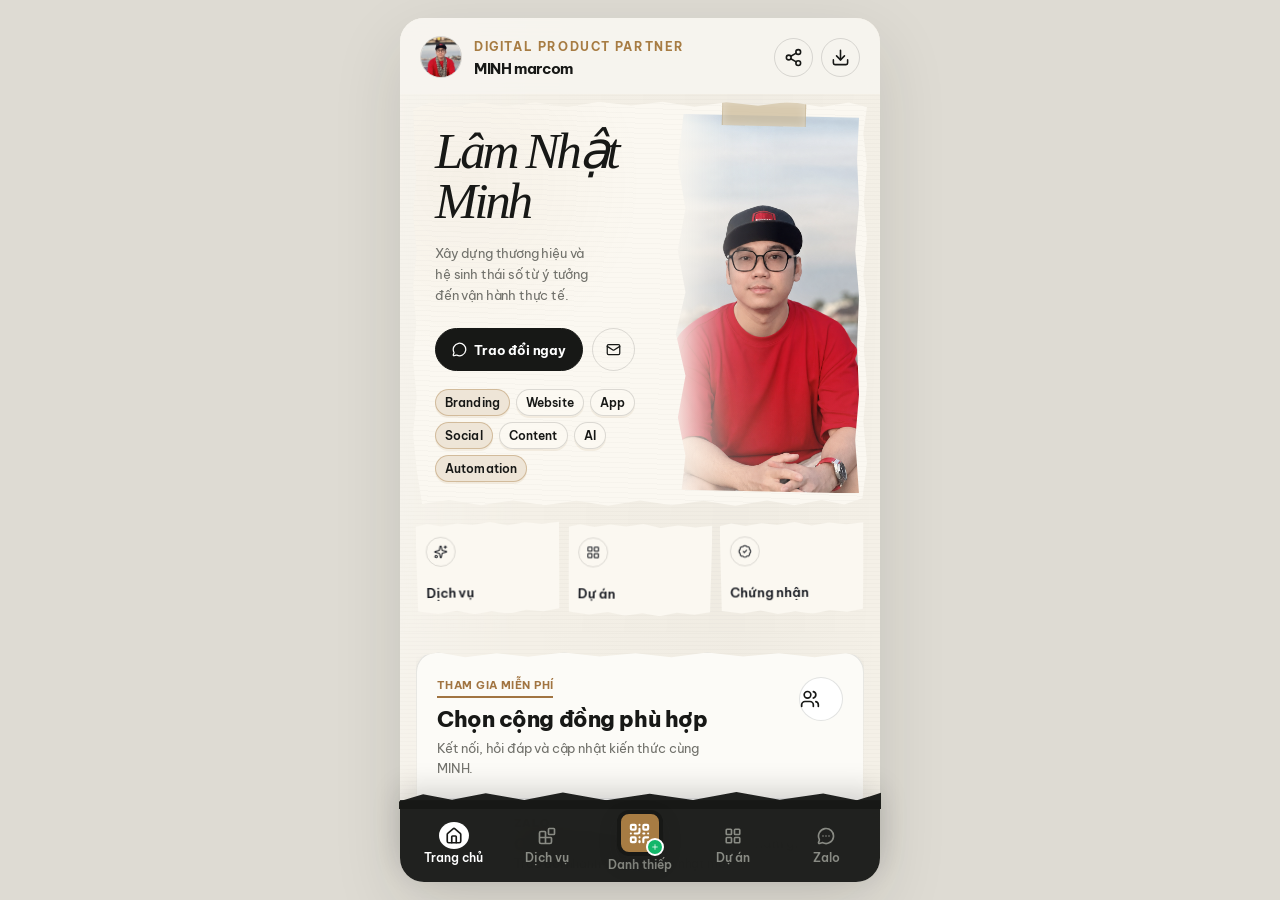
<file: index.html>
<!DOCTYPE html>
<html lang="vi">
<head>
    <meta charset="UTF-8">
    <meta name="viewport" content="width=device-width, initial-scale=1.0, viewport-fit=cover">
    <title>NHẬT MINH marcom (Lâm Nhật Minh) | Marketing, AI & Dự án số</title>
    <meta name="description" content="Lâm Nhật Minh (MINH marcom) cung cấp giải pháp Branding, Website, App, Social, Content, AI và Automation. Liên hệ tư vấn: hi@lnm.vn.">
    <meta name="author" content="Lâm Nhật Minh">
    <meta name="robots" content="index, follow, max-image-preview:large">
    <meta name="format-detection" content="telephone=no">
    <meta name="theme-color" content="#F7F5EF">
    <meta name="mobile-web-app-capable" content="yes">
    <meta name="apple-mobile-web-app-capable" content="yes">
    <meta name="apple-mobile-web-app-status-bar-style" content="black-translucent">
    <meta name="apple-mobile-web-app-title" content="MINH marcom">
    <link rel="canonical" href="https://lnm.vn/">
    <link rel="manifest" href="/manifest.webmanifest">
    
    <!-- Favicon -->
    <link rel="icon" type="image/png" href="/assets/avatar.png">
    <link rel="apple-touch-icon" href="/assets/icons/icon-192.png">

    <!-- Open Graph / Facebook -->
    <meta property="og:type" content="website">
    <meta property="og:url" content="https://lnm.vn/">
    <meta property="og:site_name" content="NHẬT MINH marcom">
    <meta property="og:locale" content="vi_VN">
    <meta property="og:title" content="NHẬT MINH marcom (Lâm Nhật Minh)">
    <meta property="og:description" content="Xây dựng thương hiệu và hệ sinh thái số từ ý tưởng đến vận hành thực tế. Liên hệ email: hi@lnm.vn.">
    <meta property="og:image" content="https://lnm.vn/assets/background.jpg">
    <meta property="og:image:alt" content="NHẬT MINH marcom - Lâm Nhật Minh">

    <!-- Twitter -->
    <meta property="twitter:card" content="summary_large_image">
    <meta property="twitter:url" content="https://lnm.vn/">
    <meta property="twitter:title" content="NHẬT MINH marcom (Lâm Nhật Minh)">
    <meta property="twitter:description" content="Xây dựng thương hiệu và hệ sinh thái số từ ý tưởng đến vận hành thực tế. Liên hệ email: hi@lnm.vn.">
    <meta property="twitter:image" content="https://lnm.vn/assets/background.jpg">
    <meta property="twitter:image:alt" content="NHẬT MINH marcom - Lâm Nhật Minh">

    <script type="application/ld+json">
    {
        "@context": "https://schema.org",
        "@type": "ProfilePage",
        "@id": "https://lnm.vn/#profile",
        "url": "https://lnm.vn/",
        "name": "NHẬT MINH marcom - Lâm Nhật Minh",
        "inLanguage": "vi-VN",
        "dateModified": "2026-10-30T08:00:00+07:00",
        "mainEntity": {
            "@type": "Person",
            "@id": "https://lnm.vn/#lam-nhat-minh",
            "name": "Lâm Nhật Minh",
            "alternateName": [
                "NHẬT MINH marcom",
                "MINH marcom",
                "Nhật Minh marcom",
                "Lâm Nhật Minh marcom"
            ],
            "url": "https://lnm.vn/",
            "image": "https://lnm.vn/assets/avatar-clean.png",
            "description": "Lâm Nhật Minh, được biết đến với tên NHẬT MINH marcom và MINH marcom, hoạt động trong lĩnh vực Marketing, AI và phát triển các sản phẩm số.",
            "email": "mailto:hi@lnm.vn",
            "contactPoint": {
                "@type": "ContactPoint",
                "email": "hi@lnm.vn",
                "contactType": "customer service",
                "availableLanguage": "Vietnamese"
            },
            "jobTitle": "Chuyên gia Marketing và AI",
            "knowsAbout": [
                "Marketing",
                "Trí tuệ nhân tạo",
                "Tự động hóa",
                "Truyền thông số",
                "Phát triển sản phẩm số"
            ],
            "sameAs": [
                "https://www.facebook.com/nhatminh1911/",
                "https://www.threads.com/@nhatminhmarcom"
            ]
        },
        "hasPart": [
            {
                "@type": "CollectionPage",
                "name": "Dự án thực tế",
                "url": "https://lnm.vn/du-an/"
            },
            {
                "@type": "CollectionPage",
                "name": "Dịch vụ & Báo giá",
                "url": "https://lnm.vn/dich-vu/"
            },
            {
                "@type": "AboutPage",
                "name": "Chứng nhận chuyên môn",
                "url": "https://lnm.vn/chung-nhan/"
            }
        ]
    }
    </script>

    <link rel="stylesheet" href="/style.css?v=2015">
    <link rel="stylesheet" href="/modern.css?v=2015">
    <link rel="stylesheet" href="/app-redesign.css?v=2018">
    <!-- Google Font: Be Vietnam Pro -->
    <link rel="preconnect" href="https://fonts.googleapis.com">
    <link rel="preconnect" href="https://fonts.gstatic.com" crossorigin>
    <link href="https://fonts.googleapis.com/css2?family=Be+Vietnam+Pro:ital,wght@0,300;0,400;0,500;0,600;0,700;0,800;1,400;1,600&display=swap" rel="stylesheet">
    <!-- Lucide Icons -->
    <script src="/assets/vendor/lucide.min.js"></script>
</head>
<body data-page="home">
    <div class="container" id="top">
        <header class="home-dashboard app-view is-active" id="home" data-view="home">
            <div class="app-bar">
                <a class="app-identity app-greeting" href="/" aria-label="Về màn hình chính">
                    <img src="/assets/avatar.png" alt="" aria-hidden="true">
                    <span>
                        <small>Digital product partner</small>
                        <strong>MINH marcom</strong>
                    </span>
                </a>
                <div class="app-bar-actions">
                    <button class="icon-button" id="share-btn" type="button" aria-label="Chia sẻ hồ sơ" title="Chia sẻ">
                        <i data-lucide="share-2"></i>
                    </button>
                    <button class="icon-button install-app" id="install-app" type="button" aria-label="Cài ứng dụng" title="Cài ứng dụng" hidden>
                        <i data-lucide="download"></i>
                    </button>
                </div>
            </div>

            <section class="profile-spotlight" aria-labelledby="profile-name">
                <div class="spotlight-copy">
                    <h1 id="profile-name">Lâm Nhật Minh</h1>
                    <p>Xây dựng thương hiệu và hệ sinh thái số từ ý tưởng đến vận hành thực tế.</p>
                    <div class="spotlight-actions">
                        <a href="#" data-zalo-link target="_blank" rel="nofollow noopener noreferrer" data-nosnippet>
                            <i data-lucide="message-circle"></i>
                            <span>Trao đổi ngay</span>
                        </a>
                        <a href="mailto:hi@lnm.vn" aria-label="Gửi email cho Lâm Nhật Minh">
                            <i data-lucide="mail"></i>
                        </a>
                    </div>
                    <div class="spotlight-expertise" aria-label="Lĩnh vực chuyên môn">
                        <span>Branding</span>
                        <span>Website</span>
                        <span>App</span>
                        <span>Social</span>
                        <span>Content</span>
                        <span>AI</span>
                        <span>Automation</span>
                    </div>
                </div>
                <div class="spotlight-portrait">
                    <img src="/assets/avatar-clean.png" alt="Lâm Nhật Minh - MINH marcom">
                </div>
            </section>

            <nav class="category-tabs" aria-label="Danh mục nội dung">
                <a href="/dich-vu/">
                    <span><i data-lucide="sparkles"></i></span>
                    <strong>Dịch vụ</strong>
                </a>
                <a href="/du-an/">
                    <span><i data-lucide="layout-grid"></i></span>
                    <strong>Dự án</strong>
                </a>
                <a href="/chung-nhan/">
                    <span><i data-lucide="badge-check"></i></span>
                    <strong>Chứng nhận</strong>
                </a>
            </nav>
        </header>

        <main class="app-content">
            <!-- Community Showcase (Chọn cộng đồng phù hợp) -->
            <section class="community-section" aria-labelledby="community-title">
                <div class="community-panel">
                    <div class="community-panel-heading">
                        <div class="community-heading-text">
                            <span class="community-eyebrow">Tham gia miễn phí</span>
                            <h2 id="community-title">Chọn cộng đồng phù hợp</h2>
                            <p>Kết nối, hỏi đáp và cập nhật kiến thức cùng MINH.</p>
                        </div>
                        <div class="community-badge-icon" aria-hidden="true">
                            <i data-lucide="users"></i>
                        </div>
                    </div>
                    <div class="community-links">
                        <a class="community-card community-zalo" href="https://zalo.me/g/s7jxcab2lvaaqfnx6apl" target="_blank" rel="noopener noreferrer">
                            <div class="community-card-icon">
                                <i data-lucide="message-circle"></i>
                            </div>
                            <div class="community-card-copy">
                                <small>ZALO</small>
                                <strong>Cộng đồng Học AI</strong>
                                <span>Trao đổi nhanh và nhận cập nhật mới.</span>
                            </div>
                            <div class="community-card-action">
                                <span>Tham gia</span>
                                <i data-lucide="arrow-up-right"></i>
                            </div>
                        </a>
                        <a class="community-card community-facebook" href="https://www.facebook.com/groups/2242526269439377" target="_blank" rel="noopener noreferrer">
                            <div class="community-card-icon">
                                <i data-lucide="book-open"></i>
                            </div>
                            <div class="community-card-copy">
                                <small>FACEBOOK</small>
                                <strong>Cộng đồng Thực chiến AI</strong>
                                <span>Xem bài chia sẻ và thảo luận chuyên sâu.</span>
                            </div>
                            <div class="community-card-action">
                                <span>Tham gia</span>
                                <i data-lucide="arrow-up-right"></i>
                            </div>
                        </a>
                    </div>
                </div>
            </section>

            <section class="project-cta app-view is-active" aria-labelledby="project-cta-title">
                <div class="cta-person">
                    <img src="/assets/avatar.png" alt="Lâm Nhật Minh">
                    <span>
                        <strong>Lâm Nhật Minh</strong>
                        <small><i></i> Thường phản hồi trong ngày</small>
                    </span>
                </div>
                <div class="cta-copy">
                    <span>Có một ý tưởng cần người cùng làm?</span>
                    <h2 id="project-cta-title">Mình cùng trao đổi về điều bạn đang muốn thực hiện.</h2>
                    <p>Chia sẻ nhu cầu của bạn về website, Marketing, AI hoặc tự động hóa. Minh sẽ phản hồi bằng một hướng đi cụ thể.</p>
                    <a class="cta-email" href="mailto:hi@lnm.vn" aria-label="Gửi email cho Lâm Nhật Minh qua hi@lnm.vn">
                        <i data-lucide="mail"></i>
                        <span>hi@lnm.vn</span>
                    </a>
                </div>
                <a href="#" data-zalo-link target="_blank" rel="nofollow noopener noreferrer" data-nosnippet class="cta-button">
                    <span>Nhắn Minh qua Zalo</span>
                    <i data-lucide="message-circle"></i>
                </a>
            </section>
        </main>

        <!-- Sticky Footer -->
        <footer class="footer-nav" aria-label="Điều hướng chính">
            <a href="/" class="nav-item active" aria-label="Trang chủ" aria-current="page">
                <span class="nav-icon-shell"><i data-lucide="house" class="nav-icon"></i></span>
                <span>Trang chủ</span>
            </a>

            <a href="/dich-vu/" class="nav-item" aria-label="Dịch vụ">
                <span class="nav-icon-shell"><i data-lucide="blocks" class="nav-icon"></i></span>
                <span>Dịch vụ</span>
            </a>

            <button class="nav-item qr-btn" id="qr-open" type="button" aria-label="Lưu danh thiếp MINH marcom">
                <span class="nav-primary-icon">
                    <i data-lucide="qr-code"></i>
                    <i data-lucide="plus" class="nav-primary-badge"></i>
                </span>
                <span>Danh thiếp</span>
            </button>

            <a href="/du-an/" class="nav-item" aria-label="Dự án">
                <span class="nav-icon-shell"><i data-lucide="layout-grid" class="nav-icon"></i></span>
                <span>Dự án</span>
            </a>

            <a href="#" data-zalo-link target="_blank" rel="nofollow noopener noreferrer" data-nosnippet class="nav-item" aria-label="Nhắn Zalo">
                <span class="nav-icon-shell"><i data-lucide="message-circle-more" class="nav-icon"></i></span>
                <span>Zalo</span>
            </a>
        </footer>
    </div>

    <div class="app-toast" id="app-toast" role="status" aria-live="polite"></div>

    <script src="/script.js?v=1853"></script>
    <script>
        lucide.createIcons();
    </script>
</body>
</html>
</file>
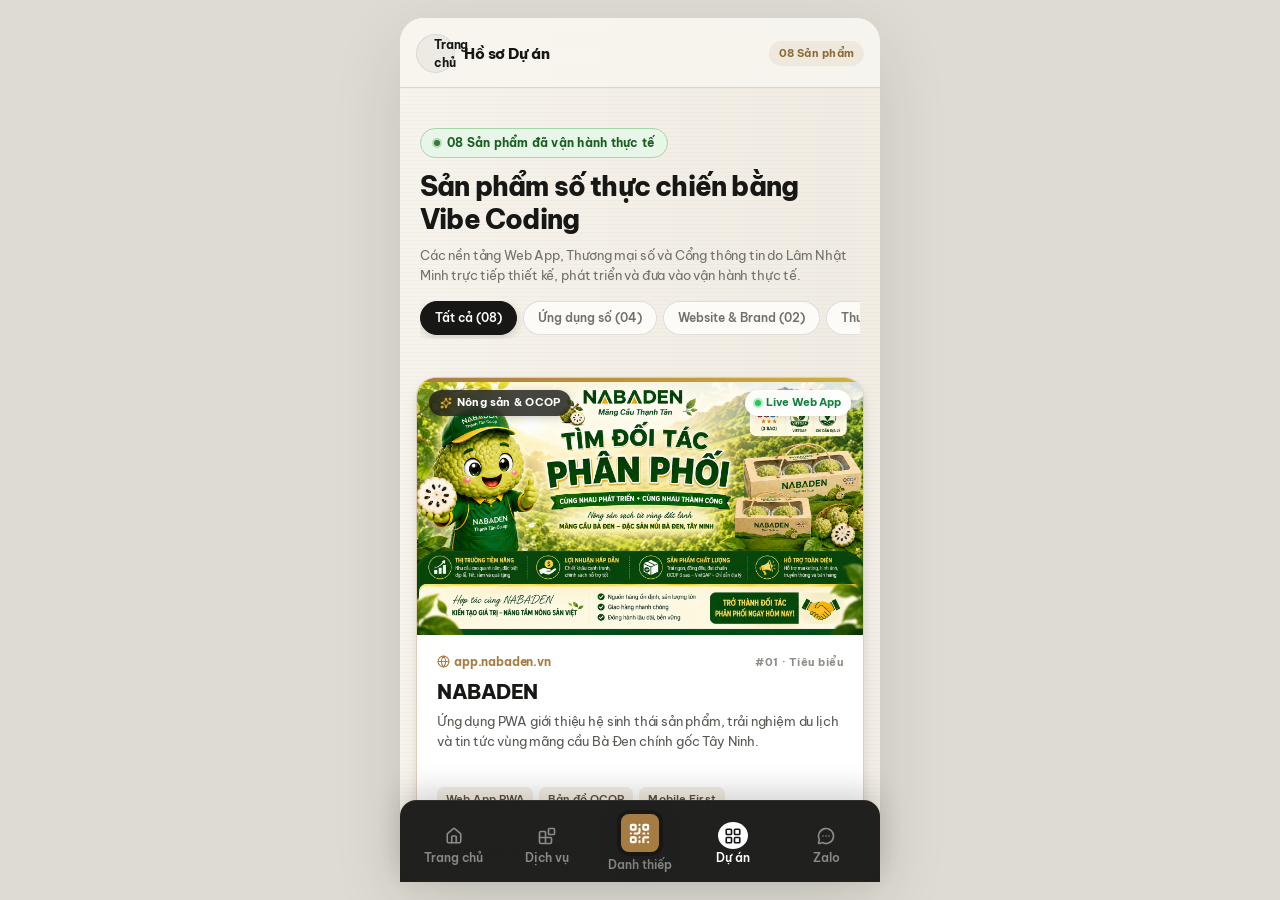
<file: du-an/index.html>
<!DOCTYPE html>
<html lang="vi">
<head>
    <meta charset="UTF-8">
    <meta name="viewport" content="width=device-width, initial-scale=1.0, viewport-fit=cover">
    <title>Dự án thực tế & Sản phẩm số | NHẬT MINH marcom (Lâm Nhật Minh)</title>
    <meta name="description" content="Khám phá 08 dự án và sản phẩm số thực chiến được triển khai bằng Vibe Coding & AI bởi Lâm Nhật Minh: NABADEN, Mãng Cầu Bà Đen, Khám Phá Tây Ninh, Núi Bà Đen, NATUS CLEAN, VICATRA, Thế Giới Chay, MINH.ASIA.">
    <meta name="author" content="Lâm Nhật Minh">
    <meta name="robots" content="index, follow, max-image-preview:large">
    <meta name="format-detection" content="telephone=no">
    <meta name="theme-color" content="#F7F5EF">
    <meta name="mobile-web-app-capable" content="yes">
    <meta name="apple-mobile-web-app-capable" content="yes">
    <meta name="apple-mobile-web-app-status-bar-style" content="black-translucent">
    <meta name="apple-mobile-web-app-title" content="MINH marcom">
    <link rel="canonical" href="https://lnm.vn/du-an/">
    <link rel="manifest" href="/manifest.webmanifest">
    
    <!-- Favicon -->
    <link rel="icon" type="image/png" href="/assets/avatar.png">
    <link rel="apple-touch-icon" href="/assets/icons/icon-192.png">

    <!-- Open Graph / Facebook -->
    <meta property="og:type" content="website">
    <meta property="og:url" content="https://lnm.vn/du-an/">
    <meta property="og:site_name" content="NHẬT MINH marcom">
    <meta property="og:locale" content="vi_VN">
    <meta property="og:title" content="Dự án thực tế & Sản phẩm số | NHẬT MINH marcom">
    <meta property="og:description" content="Khám phá 08 dự án và sản phẩm số thực chiến được xây dựng và vận hành thực tế bởi Lâm Nhật Minh.">
    <meta property="og:image" content="https://lnm.vn/assets/projects/nabaden-app.png">
    <meta property="og:image:alt" content="Dự án thực tế của Lâm Nhật Minh">

    <!-- Twitter -->
    <meta property="twitter:card" content="summary_large_image">
    <meta property="twitter:url" content="https://lnm.vn/du-an/">
    <meta property="twitter:title" content="Dự án thực tế & Sản phẩm số | NHẬT MINH marcom">
    <meta property="twitter:description" content="Khám phá 08 dự án và sản phẩm số thực chiến được xây dựng và vận hành thực tế bởi Lâm Nhật Minh.">
    <meta property="twitter:image" content="https://lnm.vn/assets/projects/nabaden-app.png">

    <!-- Schema.org Structured Data -->
    <script type="application/ld+json">
    {
        "@context": "https://schema.org",
        "@type": "CollectionPage",
        "@id": "https://lnm.vn/du-an/#webpage",
        "url": "https://lnm.vn/du-an/",
        "name": "Dự án thực tế & Sản phẩm số - Lâm Nhật Minh",
        "description": "Danh sách 08 sản phẩm số và nền tảng thực tế do Lâm Nhật Minh triển khai bằng Vibe Coding và AI.",
        "inLanguage": "vi-VN",
        "isPartOf": {
            "@type": "WebSite",
            "name": "NHẬT MINH marcom",
            "url": "https://lnm.vn/"
        },
        "author": {
            "@type": "Person",
            "name": "Lâm Nhật Minh",
            "url": "https://lnm.vn/"
        },
        "mainEntity": {
            "@type": "ItemList",
            "itemListElement": [
                {
                    "@type": "ListItem",
                    "position": 1,
                    "item": {
                        "@type": "SoftwareApplication",
                        "name": "NABADEN",
                        "url": "https://app.nabaden.vn",
                        "applicationCategory": "BusinessApplication",
                        "operatingSystem": "Web",
                        "description": "Ứng dụng giới thiệu sản phẩm, trải nghiệm và tin tức từ vùng mãng cầu Bà Đen chính gốc Tây Ninh."
                    }
                },
                {
                    "@type": "ListItem",
                    "position": 2,
                    "item": {
                        "@type": "WebSite",
                        "name": "Mãng Cầu Bà Đen",
                        "url": "https://mangcaubaden.vn",
                        "description": "Website thương hiệu, kiến thức sản phẩm và kết nối mua hàng mãng cầu Bà Đen Tây Ninh chính gốc."
                    }
                },
                {
                    "@type": "ListItem",
                    "position": 3,
                    "item": {
                        "@type": "SoftwareApplication",
                        "name": "Khám Phá Tây Ninh",
                        "url": "https://tayninh.lnm.vn",
                        "applicationCategory": "TravelApplication",
                        "operatingSystem": "Web",
                        "description": "Nền tảng cẩm nang du lịch số, khám phá điểm đến, đặt tour trải nghiệm, vé cáp treo và dịch vụ thuê xe tại Tây Ninh."
                    }
                },
                {
                    "@type": "ListItem",
                    "position": 4,
                    "item": {
                        "@type": "SoftwareApplication",
                        "name": "Núi Bà Đen",
                        "url": "https://nuibaden.lnm.vn",
                        "applicationCategory": "TravelApplication",
                        "operatingSystem": "Web",
                        "description": "Ứng dụng đặt vé QR, xem lịch vận hành và khám phá các tuyến cáp treo Núi Bà Đen."
                    }
                },
                {
                    "@type": "ListItem",
                    "position": 5,
                    "item": {
                        "@type": "WebSite",
                        "name": "NATUS CLEAN",
                        "url": "https://natus.lnm.vn/",
                        "description": "Website giới thiệu sản phẩm tẩy đa năng NATUS CLEAN 10X và giải pháp làm sạch toàn diện."
                    }
                },
                {
                    "@type": "ListItem",
                    "position": 6,
                    "item": {
                        "@type": "WebSite",
                        "name": "VICATRA",
                        "url": "https://vicatra.com/",
                        "description": "Nền tảng hỗ trợ doanh nghiệp Việt đưa sản phẩm vào siêu thị, kênh bán lẻ và mạng lưới đối tác tại Campuchia."
                    }
                },
                {
                    "@type": "ListItem",
                    "position": 7,
                    "item": {
                        "@type": "CollectionPage",
                        "name": "Thế Giới Chay x VICATRA",
                        "url": "https://vicatra.com/the-gioi-chay",
                        "description": "Catalog sản phẩm chay Việt phục vụ giới thiệu sản phẩm, kết nối kênh bán lẻ và nhận yêu cầu báo giá sỉ."
                    }
                },
                {
                    "@type": "ListItem",
                    "position": 8,
                    "item": {
                        "@type": "WebSite",
                        "name": "MINH.ASIA",
                        "url": "https://minh.asia",
                        "description": "Nền tảng booking voucher du lịch, vé cáp treo, khu vui chơi, show diễn và tour trải nghiệm trên toàn quốc."
                    }
                }
            ]
        }
    }
    </script>

    <link rel="stylesheet" href="/style.css?v=2019">
    <link rel="stylesheet" href="/modern.css?v=2019">
    <link rel="stylesheet" href="/app-redesign.css?v=2019">
    <!-- Google Font: Be Vietnam Pro -->
    <link rel="preconnect" href="https://fonts.googleapis.com">
    <link rel="preconnect" href="https://fonts.gstatic.com" crossorigin>
    <link href="https://fonts.googleapis.com/css2?family=Be+Vietnam+Pro:ital,wght@0,300;0,400;0,500;0,600;0,700;0,800;1,400;1,600&display=swap" rel="stylesheet">
    <!-- Lucide Icons -->
    <script src="/assets/vendor/lucide.min.js"></script>

    <!-- Scoped Masterpiece Styles for /du-an/ -->
    <style>
        /* Reset any jagged/sawtooth borders & force clean geometry */
        body[data-page="du-an"] .project-card,
        body[data-page="du-an"] .project-cta {
            clip-path: none !important;
            -webkit-clip-path: none !important;
        }

        body[data-page="du-an"] .footer-nav::before {
            display: none !important;
            content: none !important;
        }

        /* Topbar */
        .topbar-back-btn {
            display: inline-flex !important;
            align-items: center !important;
            gap: 5px !important;
            color: #171816 !important;
            text-decoration: none !important;
            font-size: 12px !important;
            font-weight: 700 !important;
            padding: 7px 12px !important;
            border-radius: 999px !important;
            background: rgba(23, 24, 22, 0.05) !important;
            border: 1px solid rgba(23, 24, 22, 0.08) !important;
            transition: all 0.2s ease !important;
        }

        .topbar-back-btn:hover {
            background: rgba(23, 24, 22, 0.1) !important;
            transform: translateX(-2px) !important;
        }

        .topbar-back-btn svg {
            width: 15px !important;
            height: 15px !important;
        }

        .topbar-title {
            font-size: 14.5px !important;
            font-weight: 800 !important;
            color: #171816 !important;
            letter-spacing: -0.01em !important;
        }

        .topbar-badge {
            font-size: 11px !important;
            font-weight: 700 !important;
            color: #8C6A36 !important;
            background: #EFE8DC !important;
            padding: 4px 10px !important;
            border-radius: 999px !important;
            letter-spacing: 0.02em !important;
        }

        /* Hero Header */
        .projects-hero {
            padding: 10px 4px 20px !important;
        }

        .projects-hero-badge {
            display: inline-flex !important;
            align-items: center !important;
            gap: 7px !important;
            padding: 5px 13px !important;
            background: #E8F5E9 !important;
            border: 1px solid #A5D6A7 !important;
            border-radius: 999px !important;
            color: #1B5E20 !important;
            font-size: 11.5px !important;
            font-weight: 700 !important;
            letter-spacing: 0.02em !important;
            margin-bottom: 12px !important;
        }

        .pulse-dot {
            width: 6px !important;
            height: 6px !important;
            border-radius: 50% !important;
            background: #2E7D32 !important;
            box-shadow: 0 0 0 2px rgba(46, 125, 50, 0.25) !important;
            animation: pulseDot 2s infinite ease-in-out !important;
        }

        @keyframes pulseDot {
            0%, 100% { transform: scale(1); opacity: 1; }
            50% { transform: scale(1.35); opacity: 0.7; }
        }

        .projects-hero-title {
            font-size: clamp(23px, 5.8vw, 27px) !important;
            font-weight: 800 !important;
            color: #171816 !important;
            line-height: 1.25 !important;
            letter-spacing: -0.03em !important;
            margin: 0 0 8px !important;
        }

        .projects-hero-desc {
            font-size: 13px !important;
            color: #71716B !important;
            line-height: 1.55 !important;
            margin: 0 0 16px !important;
        }

        /* Filter Tabs */
        .project-filter-tabs {
            display: flex !important;
            gap: 6px !important;
            overflow-x: auto !important;
            padding-bottom: 4px !important;
            margin-bottom: 18px !important;
            scrollbar-width: none !important;
            -webkit-overflow-scrolling: touch !important;
        }

        .project-filter-tabs::-webkit-scrollbar {
            display: none !important;
        }

        .filter-tab {
            flex-shrink: 0 !important;
            padding: 7px 14px !important;
            border-radius: 999px !important;
            border: 1px solid rgba(23, 24, 22, 0.12) !important;
            background: #FCFBF7 !important;
            color: #71716B !important;
            font-size: 12px !important;
            font-weight: 600 !important;
            cursor: pointer !important;
            transition: all 0.2s ease !important;
        }

        .filter-tab:hover {
            border-color: #A77C43 !important;
            color: #171816 !important;
        }

        .filter-tab.is-active {
            background: #171816 !important;
            color: #FFFFFF !important;
            border-color: #171816 !important;
            box-shadow: 0 3px 10px rgba(23, 24, 22, 0.16) !important;
        }

        /* Single-Column Project Cards */
        .project-list {
            display: flex !important;
            flex-direction: column !important;
            grid-template-columns: none !important;
            gap: 20px !important;
            margin: 0 !important;
            padding: 0 !important;
        }

        .project-card {
            display: flex !important;
            flex-direction: column !important;
            overflow: hidden !important;
            border: 1px solid rgba(23, 24, 22, 0.09) !important;
            border-radius: 20px !important;
            background: #FFFFFF !important;
            box-shadow: 0 4px 18px rgba(35, 31, 24, 0.04) !important;
            text-decoration: none !important;
            color: inherit !important;
            transition: transform 0.28s cubic-bezier(0.16, 1, 0.3, 1), box-shadow 0.28s cubic-bezier(0.16, 1, 0.3, 1), border-color 0.24s ease !important;
            position: relative !important;
        }

        .project-card:hover,
        .project-card:focus-visible {
            transform: translateY(-4px) !important;
            border-color: rgba(167, 124, 67, 0.42) !important;
            box-shadow: 0 16px 36px rgba(35, 31, 24, 0.11) !important;
        }

        .project-card[data-featured="true"] {
            border: 1.5px solid rgba(167, 124, 67, 0.35) !important;
        }

        .project-card[data-featured="true"]::before {
            content: "";
            position: absolute;
            top: 0;
            left: 0;
            right: 0;
            height: 3.5px;
            background: linear-gradient(90deg, #A77C43 0%, #D4AF37 100%);
            z-index: 5;
        }

        /* Media Frame */
        .project-media-wrapper {
            position: relative !important;
            width: 100% !important;
            aspect-ratio: 16 / 9.2 !important;
            overflow: hidden !important;
            background: #EAE6DE !important;
        }

        .project-media-wrapper .project-media {
            width: 100% !important;
            height: 100% !important;
            aspect-ratio: unset !important;
            background: transparent !important;
        }

        .project-media-wrapper .project-media img {
            width: 100% !important;
            height: 100% !important;
            object-fit: cover !important;
            filter: none !important;
            transition: transform 0.4s cubic-bezier(0.16, 1, 0.3, 1) !important;
        }

        .project-card:hover .project-media-wrapper .project-media img {
            transform: scale(1.035) !important;
        }

        .media-overlay-tags {
            position: absolute !important;
            top: 12px !important;
            left: 12px !important;
            right: 12px !important;
            display: flex !important;
            align-items: center !important;
            justify-content: space-between !important;
            gap: 8px !important;
            pointer-events: none !important;
            z-index: 3 !important;
        }

        .media-category-pill {
            display: inline-flex !important;
            align-items: center !important;
            gap: 5px !important;
            padding: 5px 11px !important;
            border-radius: 999px !important;
            background: rgba(23, 24, 22, 0.8) !important;
            -webkit-backdrop-filter: blur(10px) !important;
            backdrop-filter: blur(10px) !important;
            color: #FFFFFF !important;
            font-size: 10.5px !important;
            font-weight: 700 !important;
            letter-spacing: 0.02em !important;
            box-shadow: 0 2px 8px rgba(0, 0, 0, 0.18) !important;
        }

        .media-category-pill svg {
            width: 12px !important;
            height: 12px !important;
            color: #FBBF24 !important;
        }

        .media-status-pill {
            display: inline-flex !important;
            align-items: center !important;
            gap: 5px !important;
            padding: 5px 10px !important;
            border-radius: 999px !important;
            background: rgba(255, 255, 255, 0.94) !important;
            -webkit-backdrop-filter: blur(8px) !important;
            backdrop-filter: blur(8px) !important;
            color: #15803D !important;
            font-size: 10.5px !important;
            font-weight: 700 !important;
            box-shadow: 0 2px 8px rgba(0, 0, 0, 0.12) !important;
        }

        .live-indicator {
            width: 6px !important;
            height: 6px !important;
            border-radius: 50% !important;
            background: #22C55E !important;
            box-shadow: 0 0 0 2px rgba(34, 197, 94, 0.35) !important;
        }

        /* Card Body */
        .project-card .project-body {
            padding: 18px 20px 18px !important;
            background: #FFFFFF !important;
            display: flex !important;
            flex-direction: column !important;
        }

        .project-body-top {
            display: flex !important;
            align-items: center !important;
            justify-content: space-between !important;
            gap: 8px !important;
            margin-bottom: 6px !important;
        }

        .project-domain-chip {
            display: inline-flex !important;
            align-items: center !important;
            gap: 4px !important;
            font-size: 12px !important;
            font-weight: 700 !important;
            color: #A77C43 !important;
        }

        .project-domain-chip svg {
            width: 13px !important;
            height: 13px !important;
        }

        .project-order-tag {
            font-size: 11px !important;
            font-weight: 700 !important;
            color: #8E8D87 !important;
            letter-spacing: 0.04em !important;
        }

        .project-card .project-title {
            font-size: 20px !important;
            font-weight: 800 !important;
            color: #171816 !important;
            line-height: 1.3 !important;
            letter-spacing: -0.025em !important;
            margin: 2px 0 6px !important;
        }

        .project-card .project-description {
            font-size: 13px !important;
            color: #585953 !important;
            line-height: 1.55 !important;
            margin: 0 0 14px !important;
        }

        /* Tech Pills */
        .project-tech-tags {
            display: flex !important;
            flex-wrap: wrap !important;
            gap: 6px !important;
            margin-bottom: 16px !important;
        }

        .tech-tag {
            display: inline-block !important;
            padding: 4px 9px !important;
            background: #F4EFE6 !important;
            border-radius: 7px !important;
            color: #5F4F39 !important;
            font-size: 11px !important;
            font-weight: 600 !important;
            letter-spacing: 0.01em !important;
        }

        /* Full-width Clickable CTA Link inside card */
        .project-cta-link {
            margin-top: auto !important;
            display: flex !important;
            align-items: center !important;
            justify-content: space-between !important;
            padding: 11px 16px !important;
            border-radius: 12px !important;
            background: #F9F8F5 !important;
            border: 1px solid rgba(23, 24, 22, 0.08) !important;
            color: #171816 !important;
            font-size: 12.5px !important;
            font-weight: 700 !important;
            text-decoration: none !important;
            transition: all 0.22s ease !important;
        }

        .project-cta-link span {
            display: inline-flex !important;
            align-items: center !important;
            gap: 5px !important;
            color: #171816 !important;
        }

        .project-cta-link svg {
            width: 14px !important;
            height: 14px !important;
            color: #A77C43 !important;
            transition: transform 0.2s ease !important;
        }

        .project-card:hover .project-cta-link {
            background: #171816 !important;
            border-color: #171816 !important;
            color: #FFFFFF !important;
        }

        .project-card:hover .project-cta-link span {
            color: #FFFFFF !important;
        }

        .project-card:hover .project-cta-link svg {
            color: #D4AF37 !important;
            transform: translate(3px, -3px) !important;
        }

        /* Clean Luxury CTA Card */
        .project-cta {
            clip-path: none !important;
            border-radius: 20px !important;
            background: #171816 !important;
            padding: 24px 20px !important;
            margin-top: 24px !important;
            box-shadow: 0 12px 36px rgba(0, 0, 0, 0.16) !important;
            border: 1px solid rgba(255, 255, 255, 0.08) !important;
        }

        .project-cta::after,
        .project-cta::before {
            display: none !important;
            content: none !important;
        }

        .project-cta .cta-person {
            display: flex !important;
            align-items: center !important;
            gap: 12px !important;
            margin-bottom: 16px !important;
        }

        .project-cta .cta-person img {
            width: 44px !important;
            height: 44px !important;
            border-radius: 50% !important;
            border: 1.5px solid rgba(255, 255, 255, 0.2) !important;
        }

        .project-cta .cta-person strong {
            display: block !important;
            color: #FFFFFF !important;
            font-size: 15px !important;
            font-weight: 700 !important;
        }

        .project-cta .cta-person small {
            display: flex !important;
            align-items: center !important;
            gap: 5px !important;
            color: #9CA3AF !important;
            font-size: 11px !important;
        }

        .project-cta .cta-person small i {
            display: inline-block !important;
            width: 6px !important;
            height: 6px !important;
            border-radius: 50% !important;
            background: #22C55E !important;
        }

        .project-cta .cta-copy span.cta-eyebrow {
            display: block !important;
            color: #D4AF37 !important;
            font-size: 11px !important;
            font-weight: 700 !important;
            letter-spacing: 0.08em !important;
            text-transform: uppercase !important;
            margin-bottom: 6px !important;
        }

        .project-cta .cta-copy h2 {
            font-size: 20px !important;
            font-weight: 800 !important;
            color: #FFFFFF !important;
            line-height: 1.3 !important;
            letter-spacing: -0.02em !important;
            margin: 0 0 10px !important;
            font-family: inherit !important;
            font-style: normal !important;
        }

        .project-cta .cta-copy p {
            color: #A1A1AA !important;
            font-size: 13px !important;
            line-height: 1.55 !important;
            margin: 0 0 18px !important;
        }

        .cta-contacts-row {
            display: grid !important;
            grid-template-columns: 1fr 1fr !important;
            gap: 10px !important;
        }

        .cta-btn-link {
            display: flex !important;
            align-items: center !important;
            justify-content: center !important;
            gap: 6px !important;
            padding: 13px 12px !important;
            border-radius: 12px !important;
            text-decoration: none !important;
            font-size: 13px !important;
            font-weight: 700 !important;
            transition: all 0.2s ease !important;
        }

        .cta-btn-email {
            background: rgba(255, 255, 255, 0.08) !important;
            color: #FFFFFF !important;
            border: 1px solid rgba(255, 255, 255, 0.14) !important;
        }

        .cta-btn-email:hover {
            background: rgba(255, 255, 255, 0.16) !important;
        }

        .cta-btn-zalo {
            background: #0068FF !important;
            color: #FFFFFF !important;
            box-shadow: 0 4px 14px rgba(0, 104, 255, 0.3) !important;
        }

        .cta-btn-zalo:hover {
            background: #0056D6 !important;
            transform: translateY(-1px) !important;
        }

        .cta-btn-link svg {
            width: 15px !important;
            height: 15px !important;
        }

        /* Clean Bottom Navigation Bar */
        body[data-page="du-an"] .footer-nav {
            border-top: 1px solid rgba(255, 255, 255, 0.08) !important;
            border-radius: 16px 16px 0 0 !important;
            clip-path: none !important;
            -webkit-backdrop-filter: blur(20px) !important;
            backdrop-filter: blur(20px) !important;
        }

        body[data-page="du-an"] .nav-primary-badge {
            display: none !important;
        }
    </style>
</head>
<body data-page="du-an">
    <div class="container" id="top">
        <main class="app-content">
            <section class="projects-feature app-view is-active" id="projects" data-view="projects" aria-labelledby="projects-title">
                
                <!-- View Topbar -->
                <div class="view-topbar">
                    <a href="/" aria-label="Về trang chủ" class="topbar-back-btn">
                        <i data-lucide="chevron-left"></i>
                        <span>Trang chủ</span>
                    </a>
                    <strong class="topbar-title">Hồ sơ Dự án</strong>
                    <span class="topbar-badge">08 Sản phẩm</span>
                </div>

                <!-- Projects Hero -->
                <div class="projects-hero">
                    <div class="projects-hero-badge">
                        <span class="pulse-dot"></span>
                        <span>08 Sản phẩm đã vận hành thực tế</span>
                    </div>
                    <h1 id="projects-title" class="projects-hero-title">Sản phẩm số thực chiến bằng Vibe Coding</h1>
                    <p class="projects-hero-desc">
                        Các nền tảng Web App, Thương mại số và Cổng thông tin do Lâm Nhật Minh trực tiếp thiết kế, phát triển và đưa vào vận hành thực tế.
                    </p>

                    <!-- Category Filter Tabs -->
                    <div class="project-filter-tabs" role="tablist" aria-label="Lọc theo phân loại">
                        <button class="filter-tab is-active" type="button" data-filter="all">Tất cả (08)</button>
                        <button class="filter-tab" type="button" data-filter="app">Ứng dụng số (04)</button>
                        <button class="filter-tab" type="button" data-filter="web">Website & Brand (02)</button>
                        <button class="filter-tab" type="button" data-filter="b2b">Thương mại & B2B (02)</button>
                    </div>
                </div>

                <!-- Project List (Single-column, generous width) -->
                <div class="project-list" id="project-list-container">
                    
                    <!-- 01. NABADEN (Featured) -->
                    <article class="project-card" data-category="app" data-featured="true">
                        <div class="project-media-wrapper">
                            <div class="project-media">
                                <img src="/assets/projects/nabaden-app.png" alt="Giao diện ứng dụng NABADEN" loading="lazy">
                            </div>
                            <div class="media-overlay-tags">
                                <span class="media-category-pill">
                                    <i data-lucide="sparkles"></i>
                                    Nông sản & OCOP
                                </span>
                                <span class="media-status-pill">
                                    <span class="live-indicator"></span>
                                    Live Web App
                                </span>
                            </div>
                        </div>
                        <div class="project-body">
                            <div class="project-body-top">
                                <span class="project-domain-chip">
                                    <i data-lucide="globe"></i>
                                    app.nabaden.vn
                                </span>
                                <span class="project-order-tag">#01 · Tiêu biểu</span>
                            </div>
                            <h2 class="project-title">NABADEN</h2>
                            <p class="project-description">
                                Ứng dụng PWA giới thiệu hệ sinh thái sản phẩm, trải nghiệm du lịch và tin tức vùng mãng cầu Bà Đen chính gốc Tây Ninh.
                            </p>
                            <div class="project-tech-tags">
                                <span class="tech-tag">Web App PWA</span>
                                <span class="tech-tag">Bản đồ OCOP</span>
                                <span class="tech-tag">Mobile First</span>
                            </div>
                            <a href="https://app.nabaden.vn" target="_blank" rel="noopener noreferrer" class="project-cta-link">
                                <span>Khám phá sản phẩm</span>
                                <i data-lucide="arrow-up-right"></i>
                            </a>
                        </div>
                    </article>

                    <!-- 02. MÃNG CẦU BÀ ĐEN -->
                    <article class="project-card" data-category="web">
                        <div class="project-media-wrapper">
                            <div class="project-media">
                                <img src="/assets/projects/mangcaubaden-app.jpg" alt="Giao diện website Mãng Cầu Bà Đen" loading="lazy">
                            </div>
                            <div class="media-overlay-tags">
                                <span class="media-category-pill">
                                    <i data-lucide="tag"></i>
                                    Thương hiệu & Bán lẻ
                                </span>
                                <span class="media-status-pill">
                                    <span class="live-indicator"></span>
                                    Live Website
                                </span>
                            </div>
                        </div>
                        <div class="project-body">
                            <div class="project-body-top">
                                <span class="project-domain-chip">
                                    <i data-lucide="globe"></i>
                                    mangcaubaden.vn
                                </span>
                                <span class="project-order-tag">#02</span>
                            </div>
                            <h2 class="project-title">Mãng Cầu Bà Đen</h2>
                            <p class="project-description">
                                Website nhận diện thương hiệu đặc sản chỉ dẫn địa lý Tây Ninh, tối ưu SEO Google và kết nối đặt hàng trực tiếp.
                            </p>
                            <div class="project-tech-tags">
                                <span class="tech-tag">Brand Website</span>
                                <span class="tech-tag">SEO Google</span>
                                <span class="tech-tag">Đặt hàng trực tiếp</span>
                            </div>
                            <a href="https://mangcaubaden.vn" target="_blank" rel="noopener noreferrer" class="project-cta-link">
                                <span>Truy cập website</span>
                                <i data-lucide="arrow-up-right"></i>
                            </a>
                        </div>
                    </article>

                    <!-- 03. KHÁM PHÁ TÂY NINH -->
                    <article class="project-card" data-category="app">
                        <div class="project-media-wrapper">
                            <div class="project-media">
                                <img src="/assets/projects/tayninh-app.png" alt="Giao diện nền tảng Khám Phá Tây Ninh" loading="lazy">
                            </div>
                            <div class="media-overlay-tags">
                                <span class="media-category-pill">
                                    <i data-lucide="compass"></i>
                                    Nền tảng Du lịch số
                                </span>
                                <span class="media-status-pill">
                                    <span class="live-indicator"></span>
                                    Live Web App
                                </span>
                            </div>
                        </div>
                        <div class="project-body">
                            <div class="project-body-top">
                                <span class="project-domain-chip">
                                    <i data-lucide="globe"></i>
                                    tayninh.lnm.vn
                                </span>
                                <span class="project-order-tag">#03</span>
                            </div>
                            <h2 class="project-title">Khám Phá Tây Ninh</h2>
                            <p class="project-description">
                                Nền tảng cẩm nang du lịch số, khám phá điểm đến đặc sắc, đặt tour trải nghiệm, vé cáp treo và tiện ích du lịch toàn diện tại Tây Ninh.
                            </p>
                            <div class="project-tech-tags">
                                <span class="tech-tag">Du lịch số Tây Ninh</span>
                                <span class="tech-tag">Cẩm nang & Đặt tour</span>
                                <span class="tech-tag">Mobile First</span>
                            </div>
                            <a href="https://tayninh.lnm.vn" target="_blank" rel="noopener noreferrer" class="project-cta-link">
                                <span>Khám phá Tây Ninh</span>
                                <i data-lucide="arrow-up-right"></i>
                            </a>
                        </div>
                    </article>

                    <!-- 04. NÚI BÀ ĐEN -->
                    <article class="project-card" data-category="app">
                        <div class="project-media-wrapper">
                            <div class="project-media">
                                <img src="/assets/projects/nuibaden-app.png" alt="Giao diện dự án Núi Bà Đen" loading="lazy">
                            </div>
                            <div class="media-overlay-tags">
                                <span class="media-category-pill">
                                    <i data-lucide="map-pin"></i>
                                    Du lịch & Đặt vé
                                </span>
                                <span class="media-status-pill">
                                    <span class="live-indicator"></span>
                                    Live Web App
                                </span>
                            </div>
                        </div>
                        <div class="project-body">
                            <div class="project-body-top">
                                <span class="project-domain-chip">
                                    <i data-lucide="globe"></i>
                                    nuibaden.lnm.vn
                                </span>
                                <span class="project-order-tag">#04</span>
                            </div>
                            <h2 class="project-title">Núi Bà Đen</h2>
                            <p class="project-description">
                                Ứng dụng đặt vé QR online, xem lịch vận hành cáp treo thời gian thực và cẩm nang khám phá nóc nhà Nam Bộ.
                            </p>
                            <div class="project-tech-tags">
                                <span class="tech-tag">Đặt vé QR Code</span>
                                <span class="tech-tag">Lịch cáp Realtime</span>
                                <span class="tech-tag">Du lịch số</span>
                            </div>
                            <a href="https://nuibaden.lnm.vn" target="_blank" rel="noopener noreferrer" class="project-cta-link">
                                <span>Trải nghiệm ứng dụng</span>
                                <i data-lucide="arrow-up-right"></i>
                            </a>
                        </div>
                    </article>

                    <!-- 05. NATUS CLEAN -->
                    <article class="project-card" data-category="web">
                        <div class="project-media-wrapper">
                            <div class="project-media">
                                <img src="/assets/projects/natus-clean.png" alt="Website sản phẩm tẩy đa năng NATUS CLEAN" loading="lazy">
                            </div>
                            <div class="media-overlay-tags">
                                <span class="media-category-pill">
                                    <i data-lucide="sparkle"></i>
                                    Landing Page Bán hàng
                                </span>
                                <span class="media-status-pill">
                                    <span class="live-indicator"></span>
                                    Live Website
                                </span>
                            </div>
                        </div>
                        <div class="project-body">
                            <div class="project-body-top">
                                <span class="project-domain-chip">
                                    <i data-lucide="globe"></i>
                                    natus.lnm.vn
                                </span>
                                <span class="project-order-tag">#05</span>
                            </div>
                            <h2 class="project-title">NATUS CLEAN</h2>
                            <p class="project-description">
                                Website thương mại giới thiệu dòng sản phẩm tẩy đa năng 10X, tích hợp video trải nghiệm và tối ưu chuyển đổi đơn hàng.
                            </p>
                            <div class="project-tech-tags">
                                <span class="tech-tag">High-converting Landing</span>
                                <span class="tech-tag">Video Review</span>
                                <span class="tech-tag">Đặt hàng nhanh</span>
                            </div>
                            <a href="https://natus.lnm.vn/" target="_blank" rel="noopener noreferrer" class="project-cta-link">
                                <span>Xem trang sản phẩm</span>
                                <i data-lucide="arrow-up-right"></i>
                            </a>
                        </div>
                    </article>

                    <!-- 06. VICATRA -->
                    <article class="project-card" data-category="b2b">
                        <div class="project-media-wrapper">
                            <div class="project-media">
                                <img src="/assets/projects/vicatra.jpg" alt="Website xúc tiến thương mại VICATRA" loading="lazy">
                            </div>
                            <div class="media-overlay-tags">
                                <span class="media-category-pill">
                                    <i data-lucide="trending-up"></i>
                                    Xúc tiến Thương mại
                                </span>
                                <span class="media-status-pill">
                                    <span class="live-indicator"></span>
                                    Live Platform
                                </span>
                            </div>
                        </div>
                        <div class="project-body">
                            <div class="project-body-top">
                                <span class="project-domain-chip">
                                    <i data-lucide="globe"></i>
                                    vicatra.com
                                </span>
                                <span class="project-order-tag">#06</span>
                            </div>
                            <h2 class="project-title">VICATRA</h2>
                            <p class="project-description">
                                Nền tảng kết nối xúc tiến đưa hàng Việt Nam thâm nhập mạng lưới siêu thị, nhà phân phối và đại lý bán lẻ tại Campuchia.
                            </p>
                            <div class="project-tech-tags">
                                <span class="tech-tag">Nền tảng B2B</span>
                                <span class="tech-tag">Thị trường Campuchia</span>
                                <span class="tech-tag">Xuất khẩu</span>
                            </div>
                            <a href="https://vicatra.com/" target="_blank" rel="noopener noreferrer" class="project-cta-link">
                                <span>Khám phá nền tảng</span>
                                <i data-lucide="arrow-up-right"></i>
                            </a>
                        </div>
                    </article>

                    <!-- 07. THẾ GIỚI CHAY x VICATRA -->
                    <article class="project-card" data-category="b2b">
                        <div class="project-media-wrapper" style="background: #231F18;">
                            <div class="project-media">
                                <img src="/assets/projects/the-gioi-chay.webp" alt="Catalog sản phẩm Thế Giới Chay trên VICATRA" loading="lazy" style="object-fit: contain;">
                            </div>
                            <div class="media-overlay-tags">
                                <span class="media-category-pill">
                                    <i data-lucide="book-open"></i>
                                    Catalog B2B
                                </span>
                                <span class="media-status-pill">
                                    <span class="live-indicator"></span>
                                    Live Catalog
                                </span>
                            </div>
                        </div>
                        <div class="project-body">
                            <div class="project-body-top">
                                <span class="project-domain-chip">
                                    <i data-lucide="globe"></i>
                                    vicatra.com/the-gioi-chay
                                </span>
                                <span class="project-order-tag">#07</span>
                            </div>
                            <h2 class="project-title">Thế Giới Chay x VICATRA</h2>
                            <p class="project-description">
                                Catalog điện tử giới thiệu toàn diện các dòng sản phẩm chay Việt Nam xuất khẩu, phục vụ đối tác quốc tế và báo giá sỉ.
                            </p>
                            <div class="project-tech-tags">
                                <span class="tech-tag">E-Catalog B2B</span>
                                <span class="tech-tag">Thực phẩm chay Việt</span>
                                <span class="tech-tag">Báo giá sỉ</span>
                            </div>
                            <a href="https://vicatra.com/the-gioi-chay" target="_blank" rel="noopener noreferrer" class="project-cta-link">
                                <span>Xem catalog trực tuyến</span>
                                <i data-lucide="arrow-up-right"></i>
                            </a>
                        </div>
                    </article>

                    <!-- 08. MINH.ASIA -->
                    <article class="project-card" data-category="app">
                        <div class="project-media-wrapper">
                            <div class="project-media">
                                <img src="/assets/projects/minh-asia.jpg" alt="Nền tảng voucher du lịch và vui chơi MINH.ASIA" loading="lazy">
                            </div>
                            <div class="media-overlay-tags">
                                <span class="media-category-pill">
                                    <i data-lucide="compass"></i>
                                    Du lịch & Giải trí
                                </span>
                                <span class="media-status-pill">
                                    <span class="live-indicator"></span>
                                    Live Booking
                                </span>
                            </div>
                        </div>
                        <div class="project-body">
                            <div class="project-body-top">
                                <span class="project-domain-chip">
                                    <i data-lucide="globe"></i>
                                    minh.asia
                                </span>
                                <span class="project-order-tag">#08</span>
                            </div>
                            <h2 class="project-title">MINH.ASIA</h2>
                            <p class="project-description">
                                Nền tảng thương mại dịch vụ booking vé cáp treo, khu vui chơi Sun World, VinWonders, show diễn và tour trải nghiệm toàn quốc.
                            </p>
                            <div class="project-tech-tags">
                                <span class="tech-tag">Voucher du lịch</span>
                                <span class="tech-tag">Vé vui chơi toàn quốc</span>
                                <span class="tech-tag">Thanh toán QR</span>
                            </div>
                            <a href="https://minh.asia" target="_blank" rel="noopener noreferrer" class="project-cta-link">
                                <span>Trải nghiệm đặt vé</span>
                                <i data-lucide="arrow-up-right"></i>
                            </a>
                        </div>
                    </article>

                </div>

                <!-- Bridge to Services -->
                <a class="section-bridge" href="/dich-vu/" style="margin-top: 24px;">
                    <span>
                        <small>Bạn muốn xây dựng sản phẩm như thế này?</small>
                        <strong>Xem dịch vụ & giải pháp triển khai AI, Web App</strong>
                    </span>
                    <i data-lucide="arrow-right"></i>
                </a>
            </section>

            <!-- Luxury Clean Project CTA -->
            <section class="project-cta" aria-labelledby="project-cta-title">
                <div class="cta-person">
                    <img src="/assets/avatar.png" alt="Lâm Nhật Minh">
                    <div>
                        <strong>Lâm Nhật Minh</strong>
                        <small><i></i> Thường phản hồi trong ngày</small>
                    </div>
                </div>
                <div class="cta-copy">
                    <span class="cta-eyebrow">Khởi tạo dự án cùng MINH</span>
                    <h2 id="project-cta-title">Cùng trao đổi về ý tưởng bạn đang muốn thực hiện.</h2>
                    <p>Chia sẻ nhu cầu của bạn về website, Marketing, AI hoặc tự động hóa. Minh sẽ phản hồi bằng một giải pháp thực tế.</p>
                    <div class="cta-contacts-row">
                        <a class="cta-btn-link cta-btn-email" href="mailto:hi@lnm.vn" aria-label="Gửi email cho Lâm Nhật Minh qua hi@lnm.vn">
                            <i data-lucide="mail"></i>
                            <span>hi@lnm.vn</span>
                        </a>
                        <a href="#" data-zalo-link target="_blank" rel="nofollow noopener noreferrer" data-nosnippet class="cta-btn-link cta-btn-zalo">
                            <i data-lucide="message-circle"></i>
                            <span>Nhắn qua Zalo</span>
                        </a>
                    </div>
                </div>
            </section>
        </main>

        <!-- Sticky Footer -->
        <footer class="footer-nav" aria-label="Điều hướng chính">
            <a href="/" class="nav-item" aria-label="Trang chủ">
                <span class="nav-icon-shell"><i data-lucide="house" class="nav-icon"></i></span>
                <span>Trang chủ</span>
            </a>

            <a href="/dich-vu/" class="nav-item" aria-label="Dịch vụ">
                <span class="nav-icon-shell"><i data-lucide="blocks" class="nav-icon"></i></span>
                <span>Dịch vụ</span>
            </a>

            <button class="nav-item qr-btn" id="qr-open" type="button" aria-label="Lưu danh thiếp MINH marcom">
                <span class="nav-primary-icon">
                    <i data-lucide="qr-code"></i>
                </span>
                <span>Danh thiếp</span>
            </button>

            <a href="/du-an/" class="nav-item active" aria-label="Dự án" aria-current="page">
                <span class="nav-icon-shell"><i data-lucide="layout-grid" class="nav-icon"></i></span>
                <span>Dự án</span>
            </a>

            <a href="#" data-zalo-link target="_blank" rel="nofollow noopener noreferrer" data-nosnippet class="nav-item" aria-label="Nhắn Zalo">
                <span class="nav-icon-shell"><i data-lucide="message-circle-more" class="nav-icon"></i></span>
                <span>Zalo</span>
            </a>
        </footer>
    </div>

    <div class="app-toast" id="app-toast" role="status" aria-live="polite"></div>

    <script src="/script.js?v=1853"></script>
    <script>
        lucide.createIcons();

        // Interactive Category Filter
        const filterTabs = document.querySelectorAll('.filter-tab');
        const projectCards = document.querySelectorAll('.project-card');

        filterTabs.forEach((tab) => {
            tab.addEventListener('click', () => {
                filterTabs.forEach((t) => t.classList.remove('is-active'));
                tab.classList.add('is-active');
                const filter = tab.dataset.filter;

                projectCards.forEach((card) => {
                    const matches = filter === 'all' || card.dataset.category === filter;
                    if (matches) {
                        card.style.display = '';
                    } else {
                        card.style.display = 'none';
                    }
                });
            });
        });
    </script>
</body>
</html>
</file>
<file: style.css>
/* Font Be Vietnam Pro - Tối ưu cho tiếng Việt */

:root {
    --primary-color: #007AFF;
    --primary-hover: #0056B3;
    --bg-color: #F8F9FA;
    --text-main: #1D1D1F;
    --text-muted: #86868B;
    --glass-bg: rgba(255, 255, 255, 0.8);
    --glass-border: rgba(255, 255, 255, 0.3);
    --shadow: 0 8px 32px 0 rgba(31, 38, 135, 0.07);
    --transition: all 0.3s cubic-bezier(0.25, 0.8, 0.25, 1);
}

* {
    margin: 0;
    padding: 0;
    box-sizing: border-box;
    -webkit-tap-highlight-color: transparent;
}

body {
    font-family: 'Be Vietnam Pro', sans-serif;
    background-color: var(--bg-color);
    color: var(--text-main);
    line-height: 1.5;
    overflow-x: hidden;
    padding-bottom: 100px; /* Space for sticky footer */
}

.container {
    max-width: 480px;
    margin: 0 auto;
    min-height: 100vh;
    background: white;
    position: relative;
    box-shadow: 0 0 50px rgba(0,0,0,0.05);
}

/* Header & Background */
.header {
    position: relative;
    height: 220px;
    overflow: visible;
}

.bg-image {
    width: 100%;
    height: 100%;
    object-fit: cover;
    background: linear-gradient(135deg, #a1c4fd 0%, #c2e9fb 100%); /* Fallback */
}

.profile-section {
    position: relative;
    text-align: center;
    margin-top: -60px;
    padding: 0 20px;
}

.avatar-wrapper {
    position: relative;
    display: inline-block;
}

.avatar {
    width: 120px;
    height: 120px;
    border-radius: 50%;
    border: 4px solid white;
    box-shadow: 0 10px 25px rgba(0,0,0,0.1);
    background: white;
    object-fit: cover;
}

/* Typography */
.name-h1 {
    font-size: 24px;
    font-weight: 700;
    margin-top: 15px;
    text-transform: uppercase;
    letter-spacing: 0.5px;
}

.name-h1 span {
    font-weight: 400;
    text-transform: lowercase;
}

.profile-intro {
    max-width: 410px;
    margin: 8px auto 14px;
    color: #636366;
    font-size: 13px;
    line-height: 1.6;
}

/* Social Icons */
.social-icons {
    display: flex;
    justify-content: center;
    gap: 15px;
    margin: 20px 0;
}

.social-btn {
    width: 55px;
    height: 55px;
    border-radius: 50%;
    display: flex;
    align-items: center;
    justify-content: center;
    text-decoration: none;
    transition: var(--transition);
    overflow: hidden;
}

.social-btn img {
    width: 100%;
    height: 100%;
    object-fit: cover;
    border-radius: 50%;
}

.social-btn:hover {
    transform: translateY(-3px);
    background: var(--primary-color);
    color: white;
    box-shadow: 0 5px 15px rgba(0,122,255,0.3);
}

/* Info Card */
.info-card {
    background: white;
    border-radius: 16px;
    padding: 16px;
    margin: 10px 20px;
    display: flex;
    align-items: center;
    gap: 12px;
    border: 1px solid #F2F2F7;
    box-shadow: var(--shadow);
    transition: var(--transition);
}

.info-card:hover {
    transform: scale(1.02);
}

.info-icon {
    color: var(--text-muted);
}

.info-text {
    font-size: 15px;
    color: var(--text-main);
}

/* Main Buttons */
.main-actions {
    padding: 10px 20px;
}

.btn-primary {
    display: block;
    width: 100%;
    padding: 18px;
    border-radius: 16px;
    background: var(--primary-color);
    color: white;
    text-align: center;
    text-decoration: none;
    font-weight: 600;
    font-size: 16px;
    letter-spacing: 0.5px;
    transition: var(--transition);
    box-shadow: 0 8px 20px rgba(0,122,255,0.25);
    margin-bottom: 20px;
}

.btn-primary:hover {
    background: var(--primary-hover);
    transform: translateY(-2px);
    box-shadow: 0 10px 25px rgba(0,122,255,0.35);
}

/* Links List */
.links-list {
    padding: 0 20px;
}

.link-item {
    display: flex;
    align-items: center;
    justify-content: space-between;
    padding: 16px 20px;
    background: var(--bg-color);
    border-radius: 16px;
    margin-bottom: 16px;
    text-decoration: none;
    color: var(--text-main);
    font-weight: 500;
    transition: var(--transition);
    border: 1px solid transparent;
}

.link-item:hover {
    background: white;
    border-color: var(--primary-color);
    transform: translateX(5px);
    box-shadow: var(--shadow);
}

.link-item i {
    color: var(--primary-color);
}

.projects-feature {
    padding: 12px 20px 32px;
}

.projects-heading {
    display: flex;
    align-items: flex-end;
    justify-content: space-between;
    gap: 16px;
    margin-bottom: 16px;
}

.projects-eyebrow {
    display: block;
    margin-bottom: 4px;
    color: var(--primary-color);
    font-size: 12px;
    font-weight: 700;
}

.projects-heading h2 {
    max-width: 280px;
    font-size: 20px;
    line-height: 1.3;
}

.projects-count {
    color: #C7C7CC;
    font-size: 30px;
    font-weight: 700;
    line-height: 1;
}

.project-list {
    display: grid;
    gap: 16px;
}

.project-card {
    display: block;
    overflow: hidden;
    border: 1px solid #E5E5EA;
    border-radius: 16px;
    background: white;
    color: var(--text-main);
    text-decoration: none;
    box-shadow: 0 8px 24px rgba(0, 0, 0, 0.07);
    transition: var(--transition);
}

.project-card:hover {
    transform: translateY(-3px);
    border-color: rgba(0, 122, 255, 0.35);
    box-shadow: 0 14px 30px rgba(0, 0, 0, 0.11);
}

.project-media {
    width: 100%;
    aspect-ratio: 16 / 8.7;
    overflow: hidden;
    background: #ECEFF3;
}

.project-media img {
    display: block;
    width: 100%;
    height: 100%;
    object-fit: cover;
    transition: transform 0.45s ease;
}

.project-card:hover .project-media img {
    transform: scale(1.025);
}

.project-body {
    padding: 16px;
}

.project-category {
    display: block;
    margin-bottom: 5px;
    color: var(--primary-color);
    font-size: 11px;
    font-weight: 700;
}

.project-body h3 {
    margin-bottom: 7px;
    font-size: 18px;
    line-height: 1.3;
}

.project-body p {
    margin-bottom: 14px;
    color: #636366;
    font-size: 13px;
    line-height: 1.6;
}

.project-visit {
    display: flex;
    align-items: center;
    justify-content: space-between;
    gap: 12px;
    padding-top: 12px;
    border-top: 1px solid #F0F0F2;
    color: var(--text-main);
    font-size: 13px;
    font-weight: 600;
}

.project-visit i {
    width: 18px;
    height: 18px;
    color: var(--primary-color);
    flex: 0 0 auto;
}

.premium-btn {
    background: linear-gradient(135deg, #FFD700 0%, #FFA500 100%);
    color: white !important;
    border: none !important;
    font-weight: 700 !important;
    box-shadow: 0 4px 15px rgba(255, 165, 0, 0.3);
    animation: pulse 2s infinite;
}

.premium-btn i {
    color: white !important;
}

.premium-btn:hover {
    transform: scale(1.02) !important;
    box-shadow: 0 6px 20px rgba(255, 165, 0, 0.5);
}

.enterprise-btn {
    background: linear-gradient(135deg, #0052D4 0%, #4364F7 50%, #6FB1FC 100%);
    color: white !important;
    border: none !important;
    font-weight: 700 !important;
    box-shadow: 0 4px 15px rgba(0, 82, 212, 0.3);
}

.enterprise-btn i {
    color: white !important;
}

.enterprise-btn:hover {
    transform: scale(1.02) !important;
    box-shadow: 0 6px 20px rgba(0, 82, 212, 0.5);
}

@keyframes pulse {
    0% { transform: scale(1); }
    50% { transform: scale(1.01); }
    100% { transform: scale(1); }
}

.loader {
    width: 24px;
    height: 24px;
    border: 3px solid #f3f3f3;
    border-top: 3px solid #FFA500;
    border-radius: 50%;
    animation: spin 1s linear infinite;
    display: inline-block;
}

@keyframes spin {
    0% { transform: rotate(0deg); }
    100% { transform: rotate(360deg); }
}

/* Sticky Footer */
.footer-nav {
    position: fixed;
    bottom: 0;
    left: 50%;
    transform: translateX(-50%);
    width: 100%;
    max-width: 480px;
    height: 90px;
    background: rgba(255, 255, 255, 0.9);
    backdrop-filter: blur(20px);
    display: flex;
    align-items: center;
    justify-content: space-around;
    padding: 10px 20px 25px 20px; /* Extra bottom padding for home indicator */
    border-top: 1px solid #F2F2F7;
    z-index: 1000;
}

.nav-item {
    display: flex;
    flex-direction: column;
    align-items: center;
    gap: 4px;
    text-decoration: none;
    color: var(--text-main);
    font-size: 12px;
    font-weight: 500;
    transition: var(--transition);
}

.nav-item:hover {
    color: var(--primary-color);
}

.nav-icon {
    font-size: 22px;
}

.qr-btn {
    width: 65px;
    height: 65px;
    background: var(--primary-color);
    border-radius: 20px;
    display: flex;
    align-items: center;
    justify-content: center;
    color: white;
    font-size: 32px;
    margin-top: -45px;
    box-shadow: 0 10px 25px rgba(0,122,255,0.4);
    transition: var(--transition);
}

.qr-btn:hover {
    transform: scale(1.1) rotate(5deg);
    box-shadow: 0 15px 30px rgba(0,122,255,0.5);
}

/* Animations */
@keyframes fadeInUp {
    from {
        opacity: 0;
        transform: translateY(20px);
    }
    to {
        opacity: 1;
        transform: translateY(0);
    }
}

.animate {
    animation: fadeInUp 0.6s ease forwards;
    opacity: 0;
}

.delay-1 { animation-delay: 0.1s; }
.delay-2 { animation-delay: 0.2s; }
.delay-3 { animation-delay: 0.3s; }
.delay-4 { animation-delay: 0.4s; }
.delay-5 { animation-delay: 0.5s; }
.delay-6 { animation-delay: 0.6s; }

/* Modal Styles */
.modal {
    position: fixed;
    top: 0;
    left: 0;
    width: 100%;
    height: 100%;
    background: rgba(0,0,0,0.6);
    display: none;
    align-items: center;
    justify-content: center;
    z-index: 2000;
    padding: 20px;
    backdrop-filter: blur(8px);
}

.modal-content {
    background: white;
    padding: 24px;
    border-radius: 24px;
    text-align: center;
    width: 100%;
    max-width: 440px;
    max-height: 90vh;
    overflow-y: auto;
    position: relative;
    transform: translateY(20px);
    transition: var(--transition);
    box-shadow: 0 20px 40px rgba(0,0,0,0.2);
}

.modal.active {
    display: flex;
}

.modal.active .modal-content {
    transform: translateY(0);
}

/* Custom Scrollbar cho Modal */
.modal-content::-webkit-scrollbar {
    width: 6px;
}
.modal-content::-webkit-scrollbar-track {
    background: #f1f1f1;
    border-radius: 10px;
}
.modal-content::-webkit-scrollbar-thumb {
    background: #ccc;
    border-radius: 10px;
}

/* Payment Modal Specifics */
.payment-modal-content {
    text-align: left;
}

.benefit-list {
    list-style: none;
    font-size: 14px;
    line-height: 1.6;
    color: #2d3436;
    background: #fdfdfd;
    padding: 20px;
    border-radius: 16px;
    margin-bottom: 20px;
    border: 1px solid rgba(0, 0, 0, 0.05);
}

.benefit-item {
    margin-bottom: 14px;
    display: flex;
    align-items: flex-start;
    gap: 14px;
}

.benefit-item:last-child {
    margin-bottom: 0;
}

.benefit-item i {
    width: 18px;
    height: 18px;
    color: #28a745;
    flex-shrink: 0;
    margin-top: 3px; /* Align with the first line of text precisely */
}

.payment-grid {
    display: grid;
    grid-template-columns: 1fr;
    gap: 10px;
    margin-bottom: 15px;
}

.amount-box {
    background: #EAF4FF;
    border: 1px solid #BBDFFF;
    padding: 12px;
    border-radius: 12px;
    text-align: center;
}

.qr-container {
    text-align: center;
    margin-bottom: 15px;
}

.qr-code {
    width: 200px;
    max-width: 100%;
    border-radius: 12px;
    border: 1px solid #eee;
}

.memo-box {
    background: #f1f2f6;
    padding: 12px;
    border-radius: 10px;
    border: 2px dashed #0A84FF;
    margin-bottom: 15px;
    text-align: center;
}

.memo-text {
    display: block;
    overflow-wrap: anywhere;
    font-size: 16px;
    color: #d63031;
    font-weight: 800;
    line-height: 1.3;
    margin-bottom: 10px;
}

.qr-image {
    width: 100%;
    height: auto;
    margin-bottom: 20px;
}

.close-modal {
    margin-top: 15px;
    color: var(--text-muted);
    cursor: pointer;
    font-weight: 500;
}

/* Mobile app experience */
:root {
    --app-ink: #111827;
    --app-muted: #667085;
    --app-line: #E4E7EC;
    --app-surface: #FFFFFF;
    --app-soft: #F2F4F7;
    --app-green: #079455;
    --app-blue: #1570EF;
    --app-gold: #B54708;
}

html {
    scroll-behavior: smooth;
    scroll-padding-top: 76px;
}

body {
    background: #E9EDF2;
    padding-bottom: 0;
}

button,
a {
    font: inherit;
}

button {
    border: 0;
}

.container {
    max-width: 520px;
    padding-bottom: calc(98px + env(safe-area-inset-bottom));
    overflow: hidden;
    box-shadow: 0 0 48px rgba(16, 24, 40, 0.12);
}

.app-bar {
    position: sticky;
    top: 0;
    z-index: 1200;
    height: 66px;
    padding: 10px 18px;
    padding-top: max(10px, env(safe-area-inset-top));
    display: flex;
    align-items: center;
    justify-content: space-between;
    background: rgba(255, 255, 255, 0.92);
    border-bottom: 1px solid rgba(228, 231, 236, 0.8);
    backdrop-filter: blur(18px);
}

.app-identity {
    display: flex;
    align-items: center;
    gap: 10px;
    color: var(--app-ink);
    text-decoration: none;
}

.app-identity img {
    width: 38px;
    height: 38px;
    border-radius: 12px;
    object-fit: cover;
}

.app-identity span,
.app-identity strong,
.app-identity small {
    display: block;
}

.app-identity strong {
    font-size: 14px;
    line-height: 1.2;
}

.app-identity small {
    margin-top: 3px;
    color: var(--app-muted);
    font-size: 10px;
}

.app-identity small i {
    display: inline-block;
    width: 7px;
    height: 7px;
    margin-right: 3px;
    border-radius: 50%;
    background: var(--app-green);
}

.icon-button {
    width: 40px;
    height: 40px;
    border-radius: 12px;
    display: grid;
    place-items: center;
    background: var(--app-soft);
    color: var(--app-ink);
    cursor: pointer;
}

.icon-button svg {
    width: 19px;
    height: 19px;
}

.header {
    height: 220px;
    overflow: hidden;
    background: #101828;
}

.bg-image {
    transition: none;
}

.header-shade {
    position: absolute;
    inset: 0;
    background: linear-gradient(180deg, rgba(17, 24, 39, 0.05) 25%, rgba(17, 24, 39, 0.72) 100%);
}

.hero-badge {
    position: absolute;
    left: 18px;
    bottom: 20px;
    display: flex;
    align-items: center;
    gap: 7px;
    color: white;
    font-size: 11px;
    font-weight: 600;
}

.hero-badge svg {
    width: 15px;
    height: 15px;
    color: #FEC84B;
}

.profile-section {
    margin-top: -44px;
    padding: 0 18px;
}

.avatar {
    width: 92px;
    height: 92px;
    border-width: 4px;
    box-shadow: 0 8px 24px rgba(16, 24, 40, 0.16);
}

.avatar-wrapper::after {
    content: "";
    position: absolute;
    right: 4px;
    bottom: 8px;
    width: 14px;
    height: 14px;
    border: 3px solid white;
    border-radius: 50%;
    background: var(--app-green);
}

.name-h1 {
    margin-top: 10px;
    font-size: 22px;
    letter-spacing: 0;
}

.profile-role {
    margin-top: 3px;
    color: var(--app-blue);
    font-size: 12px;
    font-weight: 700;
}

.profile-intro {
    margin: 8px auto 12px;
    color: var(--app-muted);
    font-size: 12px;
    line-height: 1.55;
}

.social-icons {
    gap: 10px;
    margin: 12px 0 18px;
}

.social-btn {
    width: 40px;
    height: 40px;
    border: 1px solid var(--app-line);
    box-shadow: 0 3px 10px rgba(16, 24, 40, 0.06);
}

.quick-actions {
    display: grid;
    grid-template-columns: repeat(4, minmax(0, 1fr));
    gap: 8px;
    padding: 12px 8px;
    border: 1px solid var(--app-line);
    border-radius: 16px;
    background: var(--app-surface);
    box-shadow: 0 8px 24px rgba(16, 24, 40, 0.06);
}

.quick-action {
    min-width: 0;
    display: flex;
    flex-direction: column;
    align-items: center;
    gap: 6px;
    background: transparent;
    color: var(--app-ink);
    text-decoration: none;
    cursor: pointer;
}

.quick-action > span {
    width: 38px;
    height: 38px;
    display: grid;
    place-items: center;
    border-radius: 12px;
    background: var(--app-soft);
    color: var(--app-blue);
}

.quick-action svg {
    width: 18px;
    height: 18px;
}

.quick-action small {
    max-width: 100%;
    overflow: hidden;
    color: var(--app-muted);
    font-size: 10px;
    font-weight: 600;
    text-overflow: ellipsis;
    white-space: nowrap;
}

.services-section,
.projects-feature {
    padding: 28px 18px 0;
}

.section-heading,
.projects-heading {
    display: flex;
    align-items: flex-end;
    justify-content: space-between;
    gap: 16px;
    margin-bottom: 14px;
}

.section-heading > div > span,
.projects-eyebrow {
    display: block;
    margin-bottom: 4px;
    color: var(--app-blue);
    font-size: 11px;
    font-weight: 700;
}

.section-heading h2,
.projects-heading h2 {
    color: var(--app-ink);
    font-size: 19px;
    line-height: 1.35;
}

.section-heading > svg {
    width: 22px;
    height: 22px;
    color: #98A2B3;
}

.links-list {
    padding: 0;
}

.link-item,
.premium-btn,
.enterprise-btn {
    min-height: 70px;
    margin-bottom: 10px;
    padding: 12px 14px;
    border: 1px solid var(--app-line) !important;
    border-radius: 14px;
    background: var(--app-surface) !important;
    color: var(--app-ink) !important;
    box-shadow: 0 4px 16px rgba(16, 24, 40, 0.05);
    animation: none;
}

.link-item:hover,
.premium-btn:hover,
.enterprise-btn:hover {
    transform: translateY(-2px) !important;
    border-color: #B2CCFF !important;
    box-shadow: 0 10px 24px rgba(16, 24, 40, 0.09);
}

.link-leading {
    min-width: 0;
    display: flex;
    align-items: center;
    gap: 12px;
}

.link-icon {
    width: 42px;
    height: 42px;
    flex: 0 0 42px;
    display: grid;
    place-items: center;
    border-radius: 12px;
    background: #EFF8FF;
    color: var(--app-blue);
}

.premium-btn .link-icon {
    background: #FFFAEB;
    color: var(--app-gold);
}

.enterprise-btn .link-icon {
    background: #ECFDF3;
    color: var(--app-green);
}

.link-icon svg,
.premium-btn .link-icon svg,
.enterprise-btn .link-icon svg {
    width: 20px;
    height: 20px;
    color: currentColor !important;
}

.link-copy,
.link-copy strong,
.link-copy small {
    min-width: 0;
    display: block;
    text-align: left;
}

.link-copy strong {
    color: var(--app-ink);
    font-size: 13px;
}

.link-copy small {
    margin-top: 3px;
    overflow: hidden;
    color: var(--app-muted);
    font-size: 10px;
    font-weight: 500;
    text-overflow: ellipsis;
    white-space: nowrap;
}

.link-item > svg {
    width: 18px;
    height: 18px;
    flex: 0 0 auto;
    color: #98A2B3 !important;
}

.projects-feature {
    padding-bottom: 24px;
}

.projects-count {
    color: #D0D5DD;
    font-size: 28px;
}

.project-list {
    display: flex;
    gap: 12px;
    margin: 0 -18px;
    padding: 0 18px 14px;
    overflow-x: auto;
    scroll-snap-type: x mandatory;
    scrollbar-width: none;
}

.project-list::-webkit-scrollbar {
    display: none;
}

.project-card {
    flex: 0 0 84%;
    scroll-snap-align: start;
    border-radius: 16px;
    box-shadow: 0 7px 22px rgba(16, 24, 40, 0.08);
}

.project-body {
    padding: 14px;
}

.project-category {
    color: var(--app-blue);
}

.project-body h3 {
    font-size: 17px;
}

.project-body p {
    min-height: 62px;
    color: var(--app-muted);
    font-size: 12px;
}

.project-visit {
    color: var(--app-ink);
    font-size: 11px;
}

.footer-nav {
    max-width: 520px;
    height: calc(72px + env(safe-area-inset-bottom));
    padding: 9px 48px max(9px, env(safe-area-inset-bottom));
    background: rgba(255, 255, 255, 0.94);
    border-top-color: var(--app-line);
}

.nav-item {
    min-width: 70px;
    color: #98A2B3;
    font-size: 10px;
}

.nav-item.active,
.nav-item:hover {
    color: var(--app-blue);
}

.nav-item svg {
    width: 20px;
    height: 20px;
}

.qr-btn {
    width: 54px;
    height: 54px;
    margin-top: -28px;
    border: 5px solid white;
    border-radius: 17px;
    background: var(--app-ink);
    box-shadow: 0 8px 22px rgba(16, 24, 40, 0.28);
    cursor: pointer;
}

.qr-btn svg {
    width: 23px;
    height: 23px;
}

.app-toast {
    position: fixed;
    z-index: 3000;
    left: 50%;
    bottom: calc(92px + env(safe-area-inset-bottom));
    width: max-content;
    max-width: calc(100% - 32px);
    padding: 10px 14px;
    border-radius: 10px;
    background: #101828;
    color: white;
    font-size: 12px;
    line-height: 1.4;
    opacity: 0;
    pointer-events: none;
    transform: translate(-50%, 10px);
    transition: opacity 0.2s ease, transform 0.2s ease;
}

.app-toast.show {
    opacity: 1;
    transform: translate(-50%, 0);
}

@media (max-width: 560px) {
    body {
        background: white;
    }

    .container {
        width: 100%;
        box-shadow: none;
    }

    .modal {
        align-items: flex-end;
        padding: 0;
    }

    .modal-content {
        max-width: none;
        max-height: 92dvh;
        padding: 22px 18px calc(22px + env(safe-area-inset-bottom));
        border-radius: 22px 22px 0 0;
    }
}

@media (max-width: 360px) {
    .quick-actions {
        gap: 3px;
        padding-inline: 4px;
    }

    .quick-action small {
        font-size: 9px;
    }

    .project-card {
        flex-basis: 88%;
    }
}

/* Certificates */
.certificates-section {
    padding: 30px 18px 32px;
    background: #FFFFFF;
    border-top: 1px solid #EAECF0;
}

.certificates-heading {
    display: flex;
    align-items: center;
    justify-content: space-between;
    gap: 14px;
    margin-bottom: 15px;
}

.certificates-heading > div > span {
    display: block;
    margin-bottom: 4px;
    color: #1570EF;
    font-size: 10px;
    font-weight: 700;
}

.certificates-heading h2 {
    color: #101828;
    font-size: 20px;
    line-height: 1.35;
}

.certificate-count {
    padding: 8px 9px;
    border-radius: 10px;
    background: #EFF8FF;
    color: #175CD3;
    font-size: 18px;
    font-weight: 700;
}

.certificate-grid {
    display: grid;
    grid-template-columns: repeat(2, minmax(0, 1fr));
    gap: 11px;
}

.certificate-card {
    min-width: 0;
    overflow: hidden;
    display: flex;
    flex-direction: column;
    border: 1px solid #E4E7EC;
    border-radius: 14px;
    background: #F8FAFC;
    color: #101828;
    text-align: left;
    cursor: zoom-in;
    box-shadow: 0 7px 20px rgba(16, 24, 40, 0.08);
    transition: transform 0.2s ease, box-shadow 0.2s ease;
}

.certificate-card:hover,
.certificate-card:focus-visible {
    transform: translateY(-3px);
    box-shadow: 0 12px 28px rgba(16, 24, 40, 0.13);
    outline: 2px solid #84ADFF;
    outline-offset: 2px;
}

.certificate-card-featured {
    grid-column: 1 / -1;
}

.certificate-image {
    width: 100%;
    aspect-ratio: 1.414 / 1;
    display: grid;
    place-items: center;
    overflow: hidden;
    background: #F2F4F7;
    border-bottom: 1px solid #E4E7EC;
}

.certificate-card-featured .certificate-image {
    aspect-ratio: 2 / 1;
}

.certificate-image img {
    display: block;
    width: 100%;
    height: 100%;
    object-fit: contain;
}

.certificate-info,
.certificate-info strong,
.certificate-info small {
    display: block;
    min-width: 0;
}

.certificate-info {
    flex: 1;
    padding: 11px;
}

.certificate-info strong {
    color: #101828;
    font-size: 11px;
    line-height: 1.45;
    text-wrap: balance;
}

.certificate-info small {
    margin-top: 5px;
    color: #667085;
    font-size: 8px;
    line-height: 1.4;
}

.certificate-modal {
    align-items: center;
    padding: 12px;
    background: rgba(16, 24, 40, 0.84);
}

.certificate-modal-content {
    width: min(960px, 100%);
    max-height: calc(100dvh - 24px);
    overflow: hidden;
    border-radius: 18px;
    background: white;
    box-shadow: 0 24px 64px rgba(0, 0, 0, 0.34);
}

.certificate-modal-header {
    min-height: 56px;
    padding: 10px 12px 10px 16px;
    display: flex;
    align-items: center;
    justify-content: space-between;
    gap: 12px;
    border-bottom: 1px solid #E4E7EC;
}

.certificate-modal-header h2 {
    overflow: hidden;
    color: #101828;
    font-size: 14px;
    text-overflow: ellipsis;
    white-space: nowrap;
}

.certificate-modal-header button {
    width: 38px;
    height: 38px;
    flex: 0 0 38px;
    display: grid;
    place-items: center;
    border-radius: 11px;
    background: #F2F4F7;
    color: #344054;
    cursor: pointer;
}

.certificate-modal-header svg {
    width: 19px;
    height: 19px;
}

.certificate-modal-image {
    max-height: calc(100dvh - 104px);
    overflow: auto;
    background: #EAECF0;
}

.certificate-modal-image img {
    display: block;
    width: 100%;
    height: auto;
}

.modal-open {
    overflow: hidden;
}

@media (max-width: 360px) {
    .certificate-grid {
        gap: 9px;
    }

    .certificate-info {
        padding: 9px;
    }

    .certificate-info strong {
        font-size: 10px;
    }
}

/* 3D tech visual language */
.quick-action > span,
.link-icon,
.section-heading > svg,
.cta-visual {
    position: relative;
    transform: translateY(-3px);
    transform-style: preserve-3d;
    transition: transform 0.18s ease, box-shadow 0.18s ease;
}

.quick-action > span::after,
.link-icon::after,
.cta-visual::after {
    content: "";
    position: absolute;
    top: 4px;
    left: 5px;
    width: 34%;
    height: 18%;
    border-radius: 50%;
    background: rgba(255, 255, 255, 0.5);
    filter: blur(1px);
    pointer-events: none;
}

.quick-action:nth-child(1) > span {
    border-color: #8098F9;
    background: #6172F3;
    color: white;
    box-shadow: 0 6px 0 #3538CD, 0 10px 18px rgba(53, 56, 205, 0.24);
}

.quick-action:nth-child(2) > span {
    border-color: #47CD89;
    background: #17B26A;
    color: white;
    box-shadow: 0 6px 0 #067647, 0 10px 18px rgba(6, 118, 71, 0.22);
}

.quick-action:nth-child(3) > span {
    border-color: #FF9C66;
    background: #F04438;
    color: white;
    box-shadow: 0 6px 0 #B42318, 0 10px 18px rgba(180, 35, 24, 0.22);
}

.quick-action:nth-child(4) > span {
    border-color: #B692F6;
    background: #7F56D9;
    color: white;
    box-shadow: 0 6px 0 #53389E, 0 10px 18px rgba(83, 56, 158, 0.24);
}

.quick-action:active > span,
.quick-action:hover > span {
    transform: translateY(1px);
    box-shadow: 0 2px 0 rgba(16, 24, 40, 0.45), 0 5px 10px rgba(16, 24, 40, 0.16);
}

.social-btn {
    transform: translateY(-2px);
    box-shadow: 0 5px 0 #D0D5DD, 0 9px 18px rgba(16, 24, 40, 0.14);
}

.social-btn:hover {
    transform: translateY(1px);
    box-shadow: 0 2px 0 #D0D5DD, 0 5px 10px rgba(16, 24, 40, 0.12);
}

.premium-btn .link-icon {
    border: 1px solid rgba(255, 255, 255, 0.32);
    box-shadow: 0 6px 0 #C4320A, 0 10px 18px rgba(126, 38, 9, 0.24);
}

.enterprise-btn .link-icon {
    border: 1px solid rgba(255, 255, 255, 0.32);
    box-shadow: 0 6px 0 #1849A9, 0 10px 18px rgba(16, 24, 40, 0.22);
}

.links-list > .link-item:nth-child(3) .link-icon {
    background: #2E90FA;
    color: white;
    box-shadow: 0 5px 0 #175CD3, 0 9px 16px rgba(23, 92, 211, 0.2);
}

.links-list > .link-item:nth-child(4) .link-icon {
    background: #7F56D9;
    color: white;
    box-shadow: 0 5px 0 #53389E, 0 9px 16px rgba(83, 56, 158, 0.2);
}

.link-item:hover .link-icon {
    transform: translateY(0);
}

.project-cta {
    padding: 30px 18px 34px;
    background: #F4F3FF;
    border-top: 1px solid #E9D7FE;
    border-bottom: 1px solid #E9D7FE;
}

.cta-visual {
    width: 52px;
    height: 52px;
    display: grid;
    place-items: center;
    border: 1px solid #B692F6;
    border-radius: 15px;
    background: #7F56D9;
    color: white;
    box-shadow: 0 7px 0 #53389E, 0 13px 24px rgba(83, 56, 158, 0.25);
}

.cta-visual svg {
    width: 24px;
    height: 24px;
}

.cta-copy {
    margin-top: 20px;
}

.cta-copy > span {
    color: #6941C6;
    font-size: 10px;
    font-weight: 700;
}

.cta-copy h2 {
    max-width: 340px;
    margin-top: 5px;
    color: #101828;
    font-size: 21px;
    line-height: 1.35;
    text-wrap: balance;
}

.cta-copy p {
    margin-top: 8px;
    color: #667085;
    font-size: 12px;
    line-height: 1.6;
}

.cta-button {
    min-height: 48px;
    margin-top: 18px;
    padding: 0 15px;
    display: flex;
    align-items: center;
    justify-content: space-between;
    border-radius: 12px;
    background: #101828;
    color: white;
    text-decoration: none;
    font-size: 12px;
    font-weight: 700;
    box-shadow: 0 6px 0 #344054, 0 12px 20px rgba(16, 24, 40, 0.2);
    transition: transform 0.18s ease, box-shadow 0.18s ease;
}

.cta-button:hover,
.cta-button:active {
    transform: translateY(3px);
    box-shadow: 0 3px 0 #344054, 0 7px 14px rgba(16, 24, 40, 0.18);
}

.cta-button svg {
    width: 18px;
    height: 18px;
}

.qr-btn {
    box-shadow: 0 7px 0 #344054, 0 12px 22px rgba(16, 24, 40, 0.28);
}

.qr-btn:active {
    transform: translateY(3px);
    box-shadow: 0 3px 0 #344054, 0 7px 14px rgba(16, 24, 40, 0.22);
}

@keyframes techFloat {
    0%, 100% { transform: translateY(-3px); }
    50% { transform: translateY(-6px); }
}

.cta-visual {
    animation: techFloat 3.2s ease-in-out infinite;
}

@media (max-width: 360px) {
    .cta-copy h2 {
        font-size: 18px;
    }
}

@media (prefers-reduced-motion: reduce) {
    html {
        scroll-behavior: auto;
    }

    *,
    *::before,
    *::after {
        animation-duration: 0.01ms !important;
        animation-iteration-count: 1 !important;
        transition-duration: 0.01ms !important;
    }
}

/* Visual refinement: youthful, editorial and mobile-first */
html,
body,
button,
a,
p,
span,
h1,
h2,
h3,
small,
strong {
    word-break: normal;
    overflow-wrap: break-word;
    hyphens: none;
}

h1,
h2,
h3,
.profile-intro,
.project-body p {
    text-wrap: pretty;
}

.app-bar {
    height: 68px;
    background: rgba(248, 250, 252, 0.94);
}

.app-identity img {
    border: 2px solid white;
    box-shadow: 0 3px 12px rgba(16, 24, 40, 0.14);
}

.icon-button {
    background: #111827;
    color: white;
}

.header {
    height: 208px;
}

.header-shade {
    background: linear-gradient(180deg, rgba(17, 24, 39, 0) 32%, rgba(17, 24, 39, 0.78) 100%);
}

.hero-badge {
    bottom: 18px;
    padding: 7px 10px;
    border: 1px solid rgba(255, 255, 255, 0.24);
    border-radius: 9px;
    background: rgba(17, 24, 39, 0.52);
    backdrop-filter: blur(10px);
}

.profile-section {
    padding-bottom: 4px;
    background: linear-gradient(180deg, #FFFFFF 72%, #F7F8FC 100%);
}

.name-h1 {
    color: #101828;
    font-size: 23px;
    line-height: 1.25;
}

.profile-role {
    display: inline-block;
    margin-top: 6px;
    padding: 4px 9px;
    border-radius: 7px;
    background: #EEF4FF;
    color: #3538CD;
    font-size: 10px;
}

.profile-intro {
    max-width: 370px;
    margin-top: 10px;
    color: #475467;
    font-size: 12px;
    text-wrap: balance;
}

.profile-intro span {
    display: block;
    width: 100%;
    text-wrap: balance;
}

.profile-intro span + span {
    margin-top: 2px;
}

.social-btn {
    border: 0;
    box-shadow: 0 5px 14px rgba(16, 24, 40, 0.12);
}

.quick-actions {
    gap: 6px;
    padding: 10px 6px;
    border: 0;
    background: white;
    box-shadow: 0 10px 30px rgba(16, 24, 40, 0.09);
}

.quick-action > span {
    border: 1px solid transparent;
}

.quick-action:nth-child(1) > span {
    background: #EEF4FF;
    color: #3538CD;
}

.quick-action:nth-child(2) > span {
    background: #ECFDF3;
    color: #067647;
}

.quick-action:nth-child(3) > span {
    background: #FFF4ED;
    color: #C4320A;
}

.quick-action:nth-child(4) > span {
    background: #F4F3FF;
    color: #6938EF;
}

.quick-action small {
    color: #475467;
}

.services-section {
    padding-top: 30px;
    background: #F7F8FC;
}

.section-heading,
.projects-heading {
    align-items: center;
}

.section-heading h2,
.projects-heading h2 {
    max-width: 310px;
    color: #101828;
    font-size: clamp(18px, 5vw, 21px);
    line-height: 1.35;
    text-wrap: balance;
}

.section-heading > div > span,
.projects-eyebrow {
    color: #7F56D9;
}

.section-heading > svg {
    padding: 7px;
    width: 36px;
    height: 36px;
    border-radius: 10px;
    background: #F4F3FF;
    color: #7F56D9;
}

.links-list {
    display: grid;
    grid-template-columns: 1fr 1fr;
    gap: 10px;
}

.link-item,
.premium-btn,
.enterprise-btn {
    margin: 0;
}

.premium-btn,
.enterprise-btn {
    min-height: 154px;
    padding: 16px;
    align-items: flex-start;
    border: 0 !important;
    box-shadow: 0 10px 24px rgba(16, 24, 40, 0.12);
}

.premium-btn {
    background: #FF6B57 !important;
}

.enterprise-btn {
    background: #2161DC !important;
}

.premium-btn .link-leading,
.enterprise-btn .link-leading {
    height: 100%;
    flex-direction: column;
    align-items: flex-start;
}

.premium-btn .link-icon,
.enterprise-btn .link-icon {
    background: rgba(255, 255, 255, 0.18);
    color: white;
}

.premium-btn .link-copy strong,
.premium-btn .link-copy small,
.enterprise-btn .link-copy strong,
.enterprise-btn .link-copy small {
    color: white;
    white-space: normal;
}

.premium-btn .link-copy strong,
.enterprise-btn .link-copy strong {
    font-size: 14px;
    line-height: 1.4;
}

.premium-btn .link-copy small,
.enterprise-btn .link-copy small {
    margin-top: 6px;
    opacity: 0.84;
    line-height: 1.45;
}

.premium-btn > svg,
.enterprise-btn > svg {
    color: white !important;
}

.links-list > .link-item:nth-child(n+3) {
    grid-column: 1 / -1;
    min-height: 66px;
    background: white !important;
}

.projects-feature {
    padding-top: 30px;
    background: white;
}

.projects-heading > div {
    min-width: 0;
}

.projects-count {
    flex: 0 0 auto;
    padding: 8px 9px;
    border-radius: 10px;
    background: #F2F4F7;
    color: #667085;
    font-size: 18px;
}

.project-list {
    display: grid;
    grid-template-columns: repeat(2, minmax(0, 1fr));
    grid-auto-rows: 1fr;
    gap: 12px;
    margin: 0;
    padding: 0 0 14px;
    overflow: visible;
    scroll-snap-type: none;
}

.project-card {
    min-width: 0;
    display: flex;
    flex-direction: column;
    border: 0;
    border-radius: 14px;
    background: #F8FAFC;
    box-shadow: 0 9px 28px rgba(16, 24, 40, 0.11);
}

.project-media {
    aspect-ratio: 16 / 9;
}

.project-body {
    flex: 1;
    display: flex;
    flex-direction: column;
    padding: 12px;
    background: #F8FAFC;
}

.project-category {
    color: #7F56D9;
    font-size: 9px;
    line-height: 1.4;
}

.project-body h3 {
    min-height: 40px;
    margin-bottom: 10px;
    font-size: 14px;
    line-height: 1.4;
    text-wrap: balance;
}

.project-body p {
    display: none;
}

.project-visit {
    margin-top: auto;
    padding-top: 10px;
    gap: 6px;
    overflow: hidden;
    font-size: 9px;
    overflow-wrap: anywhere;
}

.project-visit svg {
    width: 15px;
    height: 15px;
}

.footer-nav {
    border-top: 0;
    box-shadow: 0 -8px 26px rgba(16, 24, 40, 0.09);
}

/* Mobile app tab bar */
.footer-nav {
    grid-template-columns: repeat(5, minmax(0, 1fr));
    height: calc(78px + env(safe-area-inset-bottom));
    padding: 8px 8px max(8px, env(safe-area-inset-bottom));
    display: grid;
    align-items: center;
    gap: 2px;
    background: rgba(255, 255, 255, 0.96);
    box-shadow: 0 -10px 30px rgba(16, 24, 40, 0.1);
}

.footer-nav .nav-item {
    width: 100%;
    min-width: 0;
    min-height: 58px;
    padding: 3px 1px;
    gap: 3px;
    justify-content: center;
    border-radius: 8px;
    background: transparent;
    color: #667085;
    font-size: 9px;
    font-weight: 700;
    line-height: 1.1;
    letter-spacing: 0;
    white-space: nowrap;
    cursor: pointer;
}

.nav-icon-shell {
    width: 34px;
    height: 30px;
    display: grid;
    place-items: center;
    border: 1px solid #EAECF0;
    border-radius: 9px;
    background: linear-gradient(180deg, #FFFFFF 0%, #F2F4F7 100%);
    box-shadow: 0 3px 7px rgba(16, 24, 40, 0.08), inset 0 1px 0 #FFFFFF;
    transition: transform 180ms ease, color 180ms ease, background 180ms ease;
}

.footer-nav .nav-item.active .nav-icon-shell,
.footer-nav .nav-item:hover .nav-icon-shell {
    border-color: #B2DDFF;
    background: linear-gradient(180deg, #EFF8FF 0%, #D1E9FF 100%);
    color: #1570EF;
    box-shadow: 0 4px 9px rgba(21, 112, 239, 0.16), inset 0 1px 0 #FFFFFF;
}

.footer-nav .nav-item:active .nav-icon-shell,
.footer-nav .qr-btn:active .nav-primary-icon {
    transform: translateY(1px) scale(0.96);
}

.footer-nav .nav-item svg {
    width: 18px;
    height: 18px;
    stroke-width: 2.2;
}

.footer-nav .qr-btn {
    width: 100%;
    height: auto;
    margin: 0;
    border: 0;
    border-radius: 8px;
    box-shadow: none;
    color: #175CD3;
}

.footer-nav .qr-btn:hover {
    transform: none;
    box-shadow: none;
}

.nav-primary-icon {
    position: relative;
    width: 48px;
    height: 45px;
    margin-top: -20px;
    display: grid;
    place-items: center;
    border: 4px solid #FFFFFF;
    border-radius: 15px;
    background: linear-gradient(145deg, #2E90FA 0%, #175CD3 70%, #1849A9 100%);
    color: #FFFFFF;
    box-shadow: 0 8px 17px rgba(23, 92, 211, 0.28), inset 0 1px 1px rgba(255, 255, 255, 0.5);
    transition: transform 180ms ease;
}

.footer-nav .nav-primary-icon > svg:first-child {
    width: 23px;
    height: 23px;
}

.footer-nav .nav-primary-badge {
    position: absolute;
    right: -5px;
    bottom: -4px;
    width: 17px;
    height: 17px;
    padding: 3px;
    border: 2px solid #FFFFFF;
    border-radius: 50%;
    background: #12B76A;
    color: #FFFFFF;
    stroke-width: 3;
}

.container {
    padding-bottom: calc(104px + env(safe-area-inset-bottom));
}

@media (max-width: 360px) {
    .profile-intro {
        max-width: 300px;
        font-size: 11px;
        line-height: 1.6;
    }

    .premium-btn,
    .enterprise-btn {
        min-height: 164px;
        padding: 13px;
    }

    .premium-btn .link-copy strong,
    .enterprise-btn .link-copy strong {
        font-size: 13px;
    }

    .projects-heading h2 {
        max-width: 245px;
    }

    .project-list {
        gap: 9px;
    }

    .project-body {
        padding: 10px;
    }

    .project-body h3 {
        min-height: 38px;
        font-size: 13px;
    }
}

/* Professional mobile hierarchy */
.profile-section {
    padding-bottom: 22px;
    background: #FFFFFF;
}

.profile-social-links {
    margin: 10px 0 16px;
    display: flex;
    align-items: center;
    justify-content: center;
    gap: 10px;
}

.profile-social-links a {
    color: #667085;
    font-size: 11px;
    font-weight: 700;
    text-decoration: none;
}

.profile-social-links span {
    width: 3px;
    height: 3px;
    border-radius: 50%;
    background: #D0D5DD;
}

.quick-actions {
    grid-template-columns: repeat(3, minmax(0, 1fr));
    gap: 0;
    padding: 5px;
    border: 1px solid #E4E7EC;
    border-radius: 12px;
    background: #F9FAFB;
    box-shadow: none;
}

.quick-action {
    min-height: 58px;
    gap: 4px;
    border-radius: 9px;
    color: #344054;
}

.quick-action + .quick-action {
    border-left: 1px solid #E4E7EC;
    border-radius: 0;
}

.quick-action > span,
.quick-action:nth-child(1) > span,
.quick-action:nth-child(2) > span,
.quick-action:nth-child(3) > span {
    width: 26px;
    height: 26px;
    border: 0;
    border-radius: 0;
    background: transparent;
    color: #475467;
    box-shadow: none;
}

.quick-action svg {
    width: 19px;
    height: 19px;
}

.quick-action small {
    color: inherit;
    font-size: 10px;
    font-weight: 700;
}

.quick-action-primary {
    background: #175CD3;
    color: #FFFFFF;
}

.quick-action-primary > span,
.quick-action-primary small {
    color: #FFFFFF !important;
}

.services-section {
    scroll-margin-top: 68px;
    padding: 32px 18px;
    border-top: 1px solid #EAECF0;
    background: #F8FAFC;
}

.section-heading {
    margin-bottom: 16px;
    align-items: flex-start;
}

.section-heading h2 {
    max-width: none;
    font-size: 22px;
    line-height: 1.25;
}

.section-heading > div > span {
    margin-bottom: 5px;
    color: #175CD3;
    font-size: 10px;
    letter-spacing: 0;
    text-transform: uppercase;
}

.pricing-list {
    display: grid;
    gap: 12px;
}

.pricing-card {
    width: 100%;
    padding: 18px;
    display: flex;
    flex-direction: column;
    align-items: stretch;
    gap: 0;
    border: 1px solid #D0D5DD;
    border-radius: 12px;
    background: #FFFFFF;
    color: #101828;
    text-align: left;
    box-shadow: 0 4px 12px rgba(16, 24, 40, 0.05);
    cursor: pointer;
    transition: transform 180ms ease, border-color 180ms ease, box-shadow 180ms ease;
}

.pricing-card:hover,
.pricing-card:focus-visible {
    transform: translateY(-2px);
    border-color: #84ADFF;
    box-shadow: 0 10px 22px rgba(16, 24, 40, 0.09);
    outline: none;
}

.pricing-card-featured {
    border-color: #101828;
    background: #101828;
    color: #FFFFFF;
    box-shadow: 0 9px 24px rgba(16, 24, 40, 0.18);
}

.pricing-card-top {
    display: flex;
    align-items: center;
    justify-content: space-between;
    gap: 12px;
}

.pricing-icon {
    width: 36px;
    height: 36px;
    display: grid;
    place-items: center;
    border-radius: 9px;
    background: #EEF4FF;
    color: #175CD3;
}

.pricing-icon svg {
    width: 18px;
    height: 18px;
}

.pricing-card-featured .pricing-icon {
    background: rgba(255, 255, 255, 0.12);
    color: #FFFFFF;
}

.pricing-tag {
    padding: 5px 8px;
    border-radius: 6px;
    background: #D1FADF;
    color: #05603A;
    font-size: 9px;
    font-weight: 800;
    text-transform: uppercase;
}

.pricing-tag-neutral {
    background: #F2F4F7;
    color: #475467;
}

.pricing-copy {
    margin-top: 14px;
    display: block;
}

.pricing-copy strong,
.pricing-copy small {
    display: block;
}

.pricing-copy strong {
    font-size: 17px;
    line-height: 1.35;
}

.pricing-copy small {
    max-width: 350px;
    margin-top: 5px;
    color: #667085;
    font-size: 11px;
    line-height: 1.55;
}

.pricing-card-featured .pricing-copy small {
    color: #D0D5DD;
}

.service-price {
    margin-top: 16px;
    display: flex;
    align-items: baseline;
    gap: 6px;
}

.service-price strong {
    font-size: 29px;
    line-height: 1;
    font-weight: 800;
    letter-spacing: 0;
}

.service-price small {
    color: #667085;
    font-size: 11px;
    font-weight: 700;
}

.pricing-card-featured .service-price strong {
    color: #FEC84B;
}

.pricing-card-featured .service-price small {
    color: #D0D5DD;
}

.pricing-benefits {
    margin-top: 16px;
    display: grid;
    gap: 8px;
}

.pricing-benefits > span {
    display: flex;
    align-items: center;
    gap: 7px;
    color: #475467;
    font-size: 10px;
    font-weight: 600;
}

.pricing-card-featured .pricing-benefits > span {
    color: #EAECF0;
}

.pricing-benefits svg {
    width: 15px;
    height: 15px;
    flex: 0 0 auto;
    padding: 2px;
    border-radius: 50%;
    background: #D1FADF;
    color: #067647;
    stroke-width: 3;
}

.pricing-action {
    margin-top: 17px;
    padding-top: 13px;
    display: flex;
    align-items: center;
    justify-content: space-between;
    border-top: 1px solid #EAECF0;
    color: #175CD3;
    font-size: 11px;
    font-weight: 800;
}

.pricing-card-featured .pricing-action {
    border-top-color: #344054;
    color: #FFFFFF;
}

.pricing-action svg {
    width: 17px;
    height: 17px;
}

.community-panel {
    margin-top: 20px;
    padding: 16px;
    border: 1px solid #E4E7EC;
    border-radius: 12px;
    background: #FFFFFF;
}

.community-panel-heading {
    display: flex;
    align-items: center;
    justify-content: space-between;
    gap: 12px;
}

.community-panel-heading h3 {
    color: #101828;
    font-size: 14px;
}

.community-panel-heading p {
    margin-top: 2px;
    color: #667085;
    font-size: 10px;
}

.community-panel-heading > svg {
    width: 20px;
    height: 20px;
    color: #98A2B3;
}

.community-links {
    margin-top: 13px;
    display: grid;
    grid-template-columns: repeat(2, minmax(0, 1fr));
    gap: 8px;
}

.community-links a {
    min-width: 0;
    padding: 10px;
    display: flex;
    align-items: center;
    justify-content: space-between;
    gap: 5px;
    border: 1px solid #EAECF0;
    border-radius: 9px;
    color: #344054;
    text-decoration: none;
}

.community-links span,
.community-links strong,
.community-links small {
    min-width: 0;
    display: block;
}

.community-links strong {
    overflow: hidden;
    font-size: 10px;
    text-overflow: ellipsis;
    white-space: nowrap;
}

.community-links small {
    margin-top: 2px;
    color: #667085;
    font-size: 9px;
}

.community-links svg {
    width: 15px;
    height: 15px;
    flex: 0 0 auto;
    color: #98A2B3;
}

.projects-feature {
    scroll-margin-top: 68px;
    padding-top: 32px;
}

.project-card {
    border: 1px solid #EAECF0;
    border-radius: 10px;
    box-shadow: 0 4px 12px rgba(16, 24, 40, 0.05);
}

.project-body {
    background: #FFFFFF;
}

.footer-nav {
    height: calc(70px + env(safe-area-inset-bottom));
    padding: 7px 8px max(7px, env(safe-area-inset-bottom));
    border-top: 1px solid #EAECF0;
    box-shadow: 0 -4px 16px rgba(16, 24, 40, 0.07);
}

.footer-nav .nav-item {
    min-height: 54px;
    color: #667085;
}

.nav-icon-shell {
    width: 30px;
    height: 26px;
    border: 0;
    border-radius: 8px;
    background: transparent;
    box-shadow: none;
}

.footer-nav .nav-item.active .nav-icon-shell,
.footer-nav .nav-item:hover .nav-icon-shell {
    border: 0;
    background: #EEF4FF;
    color: #175CD3;
    box-shadow: none;
}

.nav-primary-icon {
    width: 43px;
    height: 40px;
    margin-top: -16px;
    border-radius: 12px;
    background: #175CD3;
    box-shadow: 0 6px 13px rgba(23, 92, 211, 0.24);
}

.container {
    padding-bottom: calc(94px + env(safe-area-inset-bottom));
}

@media (max-width: 360px) {
    .service-price strong {
        font-size: 26px;
    }

    .pricing-card {
        padding: 16px;
    }

    .community-links strong {
        font-size: 9px;
    }
}

/* Human, continuous mobile story */
.header {
    height: 258px;
    background: #DCE3EA;
}

.header .bg-image {
    object-position: center 28%;
}

.header-shade {
    background: linear-gradient(180deg, rgba(16, 24, 40, 0.02) 38%, rgba(16, 24, 40, 0.68) 100%);
}

.hero-badge {
    bottom: 16px;
    padding: 0;
    border: 0;
    border-radius: 0;
    background: transparent;
    font-size: 10px;
    text-shadow: 0 1px 8px rgba(16, 24, 40, 0.42);
    backdrop-filter: none;
}

.profile-section {
    margin-top: 0;
    padding-top: 22px;
}

.avatar-wrapper {
    display: none;
}

.name-h1 {
    margin-top: 0;
}

.profile-intro {
    margin-top: 12px;
}

.flow-cue {
    width: 32px;
    height: 32px;
    margin: 15px auto -7px;
    display: grid;
    place-items: center;
    border-radius: 50%;
    color: #667085;
    text-decoration: none;
    animation: flowCue 2.2s ease-in-out infinite;
}

.flow-cue svg {
    width: 18px;
    height: 18px;
}

@keyframes flowCue {
    0%, 100% { transform: translateY(0); opacity: 0.55; }
    50% { transform: translateY(4px); opacity: 1; }
}

.section-heading > div > span,
.projects-eyebrow,
.certificates-heading > div > span {
    color: #667085;
    font-size: 10px;
    font-weight: 700;
    letter-spacing: 0;
    text-transform: none;
}

.pricing-card-featured {
    position: relative;
    overflow: hidden;
    border-color: #84ADFF;
    background: #FFFFFF;
    color: #101828;
    box-shadow: 0 8px 20px rgba(23, 92, 211, 0.1);
}

.pricing-card-featured::before {
    content: "";
    position: absolute;
    inset: 0 0 auto;
    height: 4px;
    background: #2E90FA;
}

.pricing-card-featured .pricing-icon {
    background: #EFF8FF;
    color: #1570EF;
}

.pricing-card-featured .pricing-copy small,
.pricing-card-featured .service-price small,
.pricing-card-featured .pricing-benefits > span {
    color: #667085;
}

.pricing-card-featured .service-price strong {
    color: #1570EF;
}

.pricing-card-featured .pricing-action {
    border-top-color: #EAECF0;
    color: #175CD3;
}

.pricing-list .pricing-card:nth-child(2) .pricing-icon {
    background: #ECFDF3;
    color: #067647;
}

.pricing-list .pricing-card:nth-child(2) .service-price strong {
    color: #067647;
}

.pricing-tag {
    border-radius: 999px;
    text-transform: none;
}

.section-bridge {
    margin-top: 22px;
    padding: 16px 2px 0;
    display: flex;
    align-items: center;
    justify-content: space-between;
    gap: 14px;
    border-top: 1px solid #D0D5DD;
    color: #344054;
    text-decoration: none;
}

.section-bridge span,
.section-bridge small,
.section-bridge strong {
    display: block;
}

.section-bridge small {
    color: #98A2B3;
    font-size: 9px;
    font-weight: 700;
}

.section-bridge strong {
    margin-top: 2px;
    font-size: 12px;
}

.section-bridge > svg {
    width: 18px;
    height: 18px;
    color: #667085;
    animation: flowCue 2.2s ease-in-out infinite;
}

.projects-count,
.certificate-count {
    display: none;
}

.projects-feature {
    border-top: 1px solid #EAECF0;
}

.certificates-section {
    scroll-margin-top: 68px;
    background: #F8FAFC;
}

.project-cta {
    padding: 32px 18px 36px;
    border-top: 1px solid #B9E6FE;
    border-bottom: 0;
    background: #F0F9FF;
}

.cta-person {
    display: flex;
    align-items: center;
    gap: 10px;
}

.cta-person img {
    width: 44px;
    height: 44px;
    object-fit: cover;
    border: 2px solid #FFFFFF;
    border-radius: 50%;
    box-shadow: 0 4px 12px rgba(16, 24, 40, 0.12);
}

.cta-person span,
.cta-person strong,
.cta-person small {
    display: block;
}

.cta-person strong {
    color: #101828;
    font-size: 12px;
}

.cta-person small {
    margin-top: 3px;
    color: #667085;
    font-size: 9px;
}

.cta-person small i {
    width: 6px;
    height: 6px;
    margin-right: 4px;
    display: inline-block;
    border-radius: 50%;
    background: #12B76A;
}

.cta-copy {
    margin-top: 18px;
}

.cta-copy > span {
    color: #1570EF;
    font-size: 10px;
}

.cta-copy h2 {
    max-width: 360px;
    font-size: 20px;
}

.cta-copy p {
    max-width: 380px;
    font-size: 11px;
}

.cta-button {
    min-height: 48px;
    border-radius: 10px;
    background: #175CD3;
    box-shadow: none;
}

.cta-button:hover,
.cta-button:active {
    transform: none;
    background: #1849A9;
    box-shadow: none;
}

.quick-action > span::after,
.cta-visual,
.cta-visual::after {
    display: none;
}

@media (max-width: 360px) {
    .header {
        height: 232px;
    }

    .cta-copy h2 {
        font-size: 18px;
    }
}
</file>
<file: modern.css>
:root {
    --font-family-base: 'Be Vietnam Pro', -apple-system, BlinkMacSystemFont, 'Segoe UI', Roboto, 'Helvetica Neue', Arial, sans-serif;
    --modern-bg: #F5F7FB;
    --modern-surface: #FFFFFF;
    --modern-ink: #171A21;
    --modern-muted: #4B5565;
    --modern-line: #E6E9F0;
    --modern-blue: #356DF3;
    --modern-blue-soft: #C9D9FF;
    --modern-pink: #FFD3E2;
    --modern-mint: #CDEFE2;
    --modern-yellow: #FFE49A;
}

html {
    -webkit-text-size-adjust: 100%;
}

html,
body,
input,
button,
textarea,
select {
    font-family: var(--font-family-base) !important;
    -webkit-font-smoothing: antialiased;
    -moz-osx-font-smoothing: grayscale;
    text-rendering: optimizeLegibility;
}

html,
body {
    height: 100%;
    overflow: hidden;
}

body {
    background: #E7EBF2;
    color: var(--modern-ink);
    line-height: 1.5;
    letter-spacing: -0.01em;
}

.container {
    max-width: 520px;
    height: 100dvh;
    min-height: 0;
    padding-bottom: calc(92px + env(safe-area-inset-bottom));
    overflow-x: hidden;
    overflow-y: auto;
    overscroll-behavior-y: contain;
    -webkit-overflow-scrolling: touch;
    scrollbar-width: none;
    background: var(--modern-bg);
    box-shadow: 0 0 44px rgba(24, 34, 52, 0.12);
}

.container::-webkit-scrollbar {
    display: none;
}

.app-view {
    display: none !important;
}

.app-view.is-active {
    display: block !important;
    animation: appViewIn 220ms ease both;
}

@keyframes appViewIn {
    from { opacity: 0; transform: translateY(8px); }
    to { opacity: 1; transform: translateY(0); }
}

.home-dashboard {
    padding-bottom: 22px;
    background: var(--modern-surface);
}

.app-bar {
    position: sticky;
    top: 0;
    z-index: 1200;
    height: 70px;
    padding: max(10px, env(safe-area-inset-top)) 18px 10px;
    display: flex;
    align-items: center;
    justify-content: space-between;
    border-bottom: 0;
    background: rgba(255, 255, 255, 0.94);
    backdrop-filter: blur(18px);
    transition: box-shadow 180ms ease;
}

.app-bar.is-scrolled {
    box-shadow: 0 6px 18px rgba(24, 34, 52, 0.08);
}

.app-greeting {
    min-width: 0;
    display: flex;
    align-items: center;
    gap: 10px;
    color: var(--modern-ink);
    text-decoration: none;
}

.app-greeting img {
    width: 40px;
    height: 40px;
    flex: 0 0 40px;
    object-fit: cover;
    border: 2px solid #FFFFFF;
    border-radius: 50%;
    box-shadow: 0 4px 12px rgba(24, 34, 52, 0.14);
}

.app-greeting span,
.app-greeting small,
.app-greeting strong {
    min-width: 0;
    display: block;
}

.app-greeting small {
    color: var(--modern-muted);
    font-size: 11px;
    font-weight: 600;
    letter-spacing: 0.01em;
}

.app-greeting strong {
    margin-top: 1px;
    font-size: 15px;
    font-weight: 700;
    line-height: 1.35;
}

.app-bar-actions {
    display: flex;
    align-items: center;
    gap: 7px;
}

.app-bar-actions .icon-button {
    width: 38px;
    height: 38px;
    border-radius: 8px;
    background: #F2F4F8;
    color: #343A46;
}

.profile-spotlight {
    position: relative;
    min-height: 238px;
    margin: 8px 18px 0;
    overflow: hidden;
    border-radius: 8px;
    background: var(--modern-blue-soft);
}

.spotlight-copy {
    position: relative;
    z-index: 2;
    width: 62%;
    padding: 22px 0 20px 20px;
}

.spotlight-label {
    display: inline-block;
    padding: 5px 9px;
    border-radius: 6px;
    background: rgba(255, 255, 255, 0.85);
    color: #1A3E85;
    font-size: 11px;
    font-weight: 700;
    letter-spacing: 0.02em;
}

.spotlight-copy h1 {
    max-width: 230px;
    margin-top: 13px;
    color: #11151C;
    font-size: clamp(1.45rem, 5vw, 1.75rem);
    font-weight: 800;
    line-height: 1.22;
    letter-spacing: -0.015em;
}

.spotlight-copy p {
    max-width: 220px;
    margin-top: 9px;
    color: #2D3748;
    font-size: 13px;
    line-height: 1.5;
}

.spotlight-actions {
    margin-top: 16px;
    display: flex;
    align-items: center;
    gap: 7px;
}

.spotlight-actions a {
    min-height: 38px;
    padding: 0 14px;
    display: inline-flex;
    align-items: center;
    justify-content: center;
    gap: 7px;
    border-radius: 7px;
    background: #11151C;
    color: #FFFFFF;
    font-size: 12px;
    font-weight: 700;
    text-decoration: none;
}

.spotlight-actions a + a {
    width: 38px;
    padding: 0;
    background: rgba(255, 255, 255, 0.85);
    color: #2E4D8D;
}

.spotlight-actions svg {
    width: 15px;
    height: 15px;
}

.spotlight-portrait {
    position: absolute;
    inset: 0 0 0 auto;
    width: 43%;
    overflow: hidden;
}

.spotlight-portrait::before {
    content: "";
    position: absolute;
    inset: 0 auto 0 0;
    z-index: 1;
    width: 1px;
    background: rgba(255, 255, 255, 0.5);
}

.spotlight-portrait img {
    width: 100%;
    height: 100%;
    display: block;
    object-fit: cover;
    object-position: center 30%;
}

.category-tabs {
    margin: 14px 18px 0;
    display: grid;
    grid-template-columns: repeat(3, minmax(0, 1fr));
    gap: 8px;
}

.category-tabs a {
    min-width: 0;
    min-height: 82px;
    padding: 10px 7px;
    display: flex;
    flex-direction: column;
    align-items: flex-start;
    justify-content: space-between;
    border-radius: 8px;
    color: var(--modern-ink);
    text-decoration: none;
}

.category-tabs a:nth-child(1) { background: #D9DEFF; }
.category-tabs a:nth-child(2) { background: var(--modern-pink); }
.category-tabs a:nth-child(3) { background: var(--modern-mint); }

.category-tabs a > span {
    width: 28px;
    height: 28px;
    display: grid;
    place-items: center;
    border-radius: 7px;
    background: rgba(255, 255, 255, 0.72);
}

.category-tabs svg {
    width: 15px;
    height: 15px;
}

.category-tabs strong {
    overflow: hidden;
    font-size: 12px;
    font-weight: 700;
    line-height: 1.3;
    text-overflow: ellipsis;
    white-space: nowrap;
}

.app-content {
    display: block;
}

.view-topbar {
    position: sticky;
    top: 0;
    z-index: 30;
    min-height: 64px;
    margin: -28px -18px 22px;
    padding: max(11px, env(safe-area-inset-top)) 18px 11px;
    display: grid;
    grid-template-columns: 38px minmax(0, 1fr) auto;
    align-items: center;
    gap: 10px;
    border-bottom: 1px solid var(--modern-line);
    background: rgba(255, 255, 255, 0.94);
    backdrop-filter: blur(18px);
}

.view-topbar > a {
    width: 36px;
    height: 36px;
    display: grid;
    place-items: center;
    border-radius: 8px;
    background: #F2F4F8;
    color: #343A46;
}

.view-topbar > a svg {
    width: 18px;
    height: 18px;
}

.view-topbar > strong {
    overflow: hidden;
    color: var(--modern-ink);
    font-size: 16px;
    font-weight: 700;
    text-overflow: ellipsis;
    white-space: nowrap;
}

.view-topbar > span {
    color: var(--modern-muted);
    font-size: 12px;
    font-weight: 600;
}

.services-section,
.projects-feature,
.certificates-section {
    min-height: calc(100dvh - 70px - env(safe-area-inset-bottom));
    margin: 0;
    padding: 28px 18px;
    border: 0;
    background: var(--modern-bg);
}

.section-heading,
.projects-heading,
.certificates-heading {
    margin-bottom: 15px;
    align-items: flex-end;
}

.section-heading > div > span,
.projects-eyebrow,
.certificates-heading > div > span {
    margin-bottom: 4px;
    color: #5B667A;
    font-size: 11px;
    font-weight: 700;
    letter-spacing: 0.03em;
    text-transform: uppercase;
}

.section-heading h2,
.projects-heading h2,
.certificates-heading h2 {
    max-width: 330px;
    color: var(--modern-ink);
    font-size: 20px;
    font-weight: 800;
    line-height: 1.3;
}

.pricing-list {
    margin: 0 -18px;
    padding: 0 18px 10px;
    display: flex;
    gap: 11px;
    overflow-x: auto;
    scroll-snap-type: x mandatory;
    scrollbar-width: none;
}

.pricing-list::-webkit-scrollbar,
.certificate-grid::-webkit-scrollbar {
    display: none;
}

.pricing-card,
.pricing-card-featured {
    position: relative;
    width: auto;
    min-width: 0;
    flex: 0 0 82%;
    min-height: 286px;
    padding: 17px;
    overflow: hidden;
    scroll-snap-align: start;
    border: 0;
    border-radius: 8px;
    background: #D9DEFF;
    color: var(--modern-ink);
    box-shadow: none;
}

.pricing-list .pricing-card:nth-child(2) {
    background: var(--modern-pink);
}

.pricing-card-featured::before {
    display: none;
}

.pricing-card:hover,
.pricing-card:focus-visible {
    transform: none;
    border: 0;
    box-shadow: none;
}

.pricing-icon,
.pricing-card-featured .pricing-icon,
.pricing-list .pricing-card:nth-child(2) .pricing-icon {
    width: 36px;
    height: 36px;
    border-radius: 8px;
    background: rgba(255, 255, 255, 0.72);
    color: #2F4169;
}

.pricing-tag,
.pricing-tag-neutral {
    padding: 5px 9px;
    border-radius: 6px;
    background: rgba(255, 255, 255, 0.85);
    color: #344054;
    font-size: 11px;
    font-weight: 700;
}

.pricing-copy {
    margin-top: 17px;
}

.pricing-copy strong {
    color: #171A21;
    font-size: 18px;
    font-weight: 800;
}

.pricing-copy small,
.pricing-card-featured .pricing-copy small {
    color: #344054;
    font-size: 13px;
    line-height: 1.45;
}

.service-price {
    margin-top: 14px;
}

.service-price strong,
.pricing-card-featured .service-price strong,
.pricing-list .pricing-card:nth-child(2) .service-price strong {
    color: #171A21;
    font-size: 26px;
    font-weight: 800;
}

.service-price small,
.pricing-card-featured .service-price small {
    color: #475467;
    font-size: 13px;
}

.pricing-benefits {
    margin-top: 15px;
    gap: 8px;
}

.pricing-benefits > span,
.pricing-card-featured .pricing-benefits > span {
    color: #344054;
    font-size: 12px;
    font-weight: 500;
    line-height: 1.4;
}

.pricing-benefits svg {
    background: rgba(255, 255, 255, 0.76);
    color: #257458;
}

.pricing-action,
.pricing-card-featured .pricing-action {
    margin-top: auto;
    border-top-color: rgba(23, 26, 33, 0.12);
    color: #171A21;
    font-size: 13px;
    font-weight: 700;
}

.community-panel {
    margin-top: 10px;
    border: 0;
    border-radius: 8px;
    box-shadow: none;
}

.section-bridge {
    display: none;
}

.projects-feature {
    background: #FFFFFF;
}

.project-list {
    gap: 10px;
}

.project-card {
    overflow: hidden;
    border: 1px solid var(--modern-line);
    border-radius: 8px;
    background: #FFFFFF;
    box-shadow: 0 5px 14px rgba(24, 34, 52, 0.06);
}

.project-body {
    padding: 12px;
    background: #FFFFFF;
}

.project-category {
    color: #5925DC;
    font-size: 11px;
    font-weight: 700;
    letter-spacing: 0.02em;
}

.project-body h3 {
    min-height: 38px;
    margin-top: 4px;
    margin-bottom: 7px;
    font-size: 14px;
    font-weight: 700;
    line-height: 1.35;
    color: #101828;
}

.project-visit {
    padding-top: 8px;
    border-top: 1px solid #F0F1F4;
    color: #475467;
    font-size: 11px;
    font-weight: 600;
}

.certificates-section {
    background: var(--modern-bg);
}

.certificate-grid {
    margin: 0 -18px;
    padding: 0 18px 10px;
    display: flex;
    gap: 10px;
    overflow-x: auto;
    scroll-snap-type: x mandatory;
    scrollbar-width: none;
}

.certificate-card,
.certificate-card-featured {
    min-width: 0;
    flex: 0 0 68%;
    overflow: hidden;
    scroll-snap-align: start;
    border: 1px solid var(--modern-line);
    border-radius: 8px;
    background: #FFFFFF;
    box-shadow: 0 5px 14px rgba(24, 34, 52, 0.05);
}

.certificate-image,
.certificate-card-featured .certificate-image {
    aspect-ratio: 1.414 / 1;
    background: #FFFFFF;
}

.certificate-info {
    padding: 10px;
}

.project-cta {
    margin: 0 18px 26px;
    padding: 18px;
    border: 0;
    border-radius: 8px;
    background: #171A21;
    color: #FFFFFF;
}

.project-cta.app-view.is-active {
    margin-top: 0;
}

.cta-person strong,
.cta-copy h2 {
    color: #FFFFFF;
}

.cta-person small,
.cta-copy p {
    color: #B6BECA;
}

.cta-copy > span {
    color: #AFC6FF;
}

.cta-button {
    background: #FFFFFF;
    color: #171A21;
}

.cta-button:hover,
.cta-button:active {
    background: #F2F4F8;
}

.footer-nav {
    height: calc(70px + env(safe-area-inset-bottom));
    padding: 7px 8px max(7px, env(safe-area-inset-bottom));
    border-top: 1px solid var(--modern-line);
    background: rgba(255, 255, 255, 0.96);
    box-shadow: 0 -5px 20px rgba(24, 34, 52, 0.08);
}

.footer-nav .nav-item {
    min-height: 54px;
    color: #788295;
}

.footer-nav .nav-item.active {
    color: #356DF3;
}

.nav-icon-shell {
    background: transparent;
}

.footer-nav .nav-item.active .nav-icon-shell,
.footer-nav .nav-item:hover .nav-icon-shell {
    background: #E9EEFF;
    color: #356DF3;
}

.nav-primary-icon {
    background: #171A21;
    box-shadow: 0 6px 14px rgba(23, 26, 33, 0.24);
}

@media (max-width: 360px) {
    .profile-spotlight {
        min-height: 224px;
    }

    .spotlight-copy {
        width: 64%;
        padding-left: 16px;
    }

    .spotlight-copy h1 {
        font-size: 22px;
    }

    .spotlight-copy p {
        font-size: 9px;
    }

    .pricing-card,
    .pricing-card-featured {
        flex-basis: 88%;
    }

    .category-tabs strong {
        font-size: 8px;
    }
}

@media (prefers-reduced-motion: reduce) {
    .app-view.is-active {
        animation: none;
    }
}

/* Prominent free-community choices */
.community-panel {
    margin-top: 18px;
    padding: 18px;
    border: 1px solid #D9E2F2;
    border-radius: 8px;
    background: #FFFFFF;
    box-shadow: 0 8px 22px rgba(24, 34, 52, 0.07);
}

.community-panel-heading {
    display: flex;
    align-items: flex-start;
    justify-content: space-between;
    gap: 14px;
}

.community-panel-heading > div > span {
    display: inline-block;
    margin-bottom: 6px;
    padding: 4px 7px;
    border-radius: 999px;
    background: #ECFDF3;
    color: #067647;
    font-size: 9px;
    font-weight: 800;
}

.community-panel-heading h3 {
    color: #171A21;
    font-size: 17px;
    font-weight: 800;
    line-height: 1.3;
}

.community-panel-heading p {
    max-width: 290px;
    margin-top: 5px;
    color: #667085;
    font-size: 11px;
    line-height: 1.5;
}

.community-panel-heading > svg {
    width: 36px;
    height: 36px;
    flex: 0 0 36px;
    padding: 8px;
    border-radius: 8px;
    background: #F2F4F7;
    color: #475467;
}

.community-links {
    margin-top: 15px;
    display: grid;
    grid-template-columns: 1fr;
    gap: 10px;
}

.community-links .community-choice {
    min-width: 0;
    padding: 13px;
    display: grid;
    grid-template-columns: 42px minmax(0, 1fr) auto;
    align-items: center;
    gap: 11px;
    border: 1px solid transparent;
    border-radius: 8px;
    color: #171A21;
    text-decoration: none;
    transition: transform 160ms ease, box-shadow 160ms ease;
}

.community-links .community-choice:hover,
.community-links .community-choice:focus-visible {
    transform: translateY(-2px);
    box-shadow: 0 9px 18px rgba(24, 34, 52, 0.1);
    outline: none;
}

.community-zalo {
    border-color: #B2DDFF !important;
    background: #EFF8FF;
}

.community-facebook {
    border-color: #C7D7FE !important;
    background: #EEF4FF;
}

.community-choice-icon {
    width: 42px;
    height: 42px;
    display: grid;
    place-items: center;
    border-radius: 8px;
    background: #FFFFFF;
    color: #175CD3;
    box-shadow: 0 3px 9px rgba(24, 34, 52, 0.08);
}

.community-choice-icon svg {
    width: 20px;
    height: 20px;
}

.community-choice-copy,
.community-choice-copy small,
.community-choice-copy strong,
.community-choice-copy em {
    min-width: 0;
    display: block;
}

.community-choice-copy small {
    color: #175CD3;
    font-size: 9px;
    font-weight: 800;
}

.community-choice-copy strong {
    margin-top: 2px;
    color: #171A21;
    font-size: 12px;
    line-height: 1.35;
}

.community-choice-copy em {
    margin-top: 3px;
    overflow: hidden;
    color: #667085;
    font-size: 9px;
    font-style: normal;
    line-height: 1.4;
    text-overflow: ellipsis;
    white-space: nowrap;
}

.community-choice-action {
    display: flex;
    align-items: center;
    gap: 4px;
    color: #175CD3;
    font-size: 9px;
    font-weight: 800;
    white-space: nowrap;
}

.community-choice-action svg {
    width: 14px;
    height: 14px;
}

@media (max-width: 360px) {
    .community-panel {
        padding: 15px;
    }

    .community-links .community-choice {
        grid-template-columns: 38px minmax(0, 1fr);
    }

    .community-choice-icon {
        width: 38px;
        height: 38px;
    }

    .community-choice-action {
        grid-column: 2;
        justify-self: start;
    }
}

/* Product catalog and cart */
.view-cart-button {
    position: relative;
    width: 38px;
    height: 38px;
    display: grid;
    place-items: center;
    border-radius: 8px;
    background: #171A21;
    color: #FFFFFF;
    cursor: pointer;
}

.view-cart-button > svg {
    width: 17px;
    height: 17px;
}

.view-cart-button > span {
    position: absolute;
    top: -4px;
    right: -4px;
    min-width: 18px;
    height: 18px;
    padding: 0 4px;
    display: grid;
    place-items: center;
    border: 2px solid #FFFFFF;
    border-radius: 999px;
    background: #12B76A;
    color: #FFFFFF;
    font-size: 10px;
    font-weight: 800;
}

.view-cart-button > span[hidden] {
    display: none;
}

.pricing-list {
    margin: 0;
    padding: 0;
    display: grid;
    grid-template-columns: 1fr;
    gap: 12px;
    overflow: visible;
    scroll-snap-type: none;
}

.pricing-card,
.pricing-card-featured {
    width: 100%;
    min-height: 0;
    flex: none;
    padding: 18px;
    display: flex;
    flex-direction: column;
    scroll-snap-align: none;
}

.pricing-list .pricing-card:nth-child(2) {
    background: #FFDCE8;
}

.cart-add-button {
    width: 100%;
    min-height: 44px;
    margin-top: 17px;
    padding: 0 14px;
    display: flex;
    align-items: center;
    justify-content: center;
    gap: 8px;
    border-radius: 7px;
    background: #171A21;
    color: #FFFFFF;
    font-size: 13px;
    font-weight: 700;
    cursor: pointer;
    transition: background 160ms ease, color 160ms ease;
}

.cart-add-button svg {
    width: 16px;
    height: 16px;
}

.cart-add-button.is-added {
    background: #FFFFFF;
    color: #067647;
}

.certificate-grid {
    margin: 0;
    padding: 0;
    display: grid;
    grid-template-columns: repeat(2, minmax(0, 1fr));
    gap: 10px;
    overflow: visible;
    scroll-snap-type: none;
}

.certificate-card,
.certificate-card-featured {
    min-width: 0;
    width: 100%;
    flex: none;
    scroll-snap-align: none;
}

.certificate-card-featured {
    grid-column: 1 / -1;
}

.certificate-card-featured .certificate-image {
    aspect-ratio: 1.9 / 1;
}

.cart-modal {
    align-items: flex-end;
    background: rgba(23, 26, 33, 0.58);
}

.cart-modal-content {
    width: min(520px, 100%);
    max-height: 78dvh;
    margin: 0;
    padding: 0 18px calc(22px + env(safe-area-inset-bottom));
    overflow-y: auto;
    border-radius: 16px 16px 0 0;
    background: #FFFFFF;
    text-align: left;
}

.cart-modal-header {
    position: sticky;
    top: 0;
    z-index: 2;
    min-height: 70px;
    display: flex;
    align-items: center;
    justify-content: space-between;
    gap: 14px;
    border-bottom: 1px solid #EAECF0;
    background: #FFFFFF;
}

.cart-modal-header small,
.cart-modal-header h2 {
    display: block;
}

.cart-modal-header small {
    color: #475467;
    font-size: 11px;
    font-weight: 700;
    letter-spacing: 0.02em;
    text-transform: uppercase;
}

.cart-modal-header h2 {
    margin-top: 2px;
    color: #171A21;
    font-size: 19px;
    font-weight: 800;
}

.cart-modal-header > button {
    width: 38px;
    height: 38px;
    display: grid;
    place-items: center;
    border-radius: 8px;
    background: #F2F4F7;
    color: #344054;
    cursor: pointer;
}

.cart-modal-header > button svg {
    width: 18px;
    height: 18px;
}

.cart-items {
    display: grid;
    gap: 10px;
    padding-top: 16px;
}

.cart-item {
    padding: 14px;
    display: grid;
    grid-template-columns: 1fr;
    align-items: center;
    gap: 12px;
    border: 1px solid #E4E7EC;
    border-radius: 8px;
    background: #F9FAFB;
}

.cart-item-info,
.cart-item-info strong,
.cart-item-info small {
    min-width: 0;
    display: block;
}

.cart-item-info strong {
    color: #171A21;
    font-size: 14px;
    font-weight: 700;
    line-height: 1.4;
    text-align: left;
}

.cart-item-info small {
    margin-top: 4px;
    color: #175CD3;
    font-size: 13px;
    font-weight: 800;
    text-align: left;
}

.cart-item-controls {
    display: flex;
    align-items: center;
    gap: 8px;
    justify-content: space-between;
}

.cart-item-action {
    min-height: 38px;
    padding: 0 12px;
    border-radius: 7px;
    background: #171A21;
    color: #FFFFFF;
    font-size: 12px;
    font-weight: 700;
    cursor: pointer;
    flex: 1;
}

.cart-item-remove {
    width: 38px;
    height: 38px;
    display: grid;
    place-items: center;
    border-radius: 7px;
    background: #FEE4E2;
    color: #B42318;
    cursor: pointer;
}

.cart-item-remove svg {
    width: 16px;
    height: 16px;
}

.cart-empty {
    min-height: 190px;
    padding: 28px 18px;
    display: flex;
    flex-direction: column;
    align-items: center;
    justify-content: center;
    text-align: center;
}

.cart-empty[hidden] {
    display: none;
}

.cart-empty > svg {
    width: 34px;
    height: 34px;
    margin-bottom: 12px;
    color: #98A2B3;
}

.cart-empty strong {
    color: #344054;
    font-size: 14px;
    font-weight: 700;
}

.cart-empty p {
    margin-top: 5px;
    color: #475467;
    font-size: 12px;
}

.cart-total {
    margin-top: 16px;
    padding-top: 14px;
    display: flex;
    align-items: baseline;
    justify-content: space-between;
    border-top: 1px solid #EAECF0;
}

.cart-total[hidden] {
    display: none;
}

.cart-total span {
    color: #475467;
    font-size: 12px;
    font-weight: 700;
}

.cart-total strong {
    color: #171A21;
    font-size: 19px;
    font-weight: 800;
}

@media (max-width: 360px) {
    .cart-item {
        grid-template-columns: 1fr;
    }

    .cart-item-controls {
        justify-content: space-between;
    }

    .cart-item-action {
        flex: 1;
    }
}

/* Draggable magnetic support chatbot */
.sr-only {
    position: absolute;
    width: 1px;
    height: 1px;
    padding: 0;
    margin: -1px;
    overflow: hidden;
    clip: rect(0, 0, 0, 0);
    white-space: nowrap;
    border: 0;
}

.chatbot-widget {
    position: fixed;
    right: max(12px, calc((100vw - 520px) / 2 + 12px));
    bottom: calc(72px + env(safe-area-inset-bottom));
    z-index: 1450;
    width: 92px;
    height: 112px;
    touch-action: none;
    transition: left 260ms cubic-bezier(0.2, 0.8, 0.2, 1), top 260ms cubic-bezier(0.2, 0.8, 0.2, 1), right 260ms cubic-bezier(0.2, 0.8, 0.2, 1);
}

.chatbot-widget.is-dragging {
    transition: none;
}

.chatbot-character {
    position: absolute;
    inset: 0;
    width: 100%;
    height: 100%;
    padding: 0;
    overflow: visible;
    border: 0;
    background: transparent;
    cursor: grab;
    filter: drop-shadow(0 9px 12px rgba(23, 26, 33, 0.2));
}

.chatbot-widget.is-dragging .chatbot-character {
    cursor: grabbing;
}

.chatbot-character > img {
    width: 100%;
    height: 100%;
    display: block;
    object-fit: contain;
    pointer-events: none;
    user-select: none;
    -webkit-user-drag: none;
}

.chatbot-character > span {
    position: absolute;
    right: 8px;
    bottom: 8px;
    width: 13px;
    height: 13px;
    border: 3px solid #FFFFFF;
    border-radius: 50%;
    background: #12B76A;
    box-shadow: 0 3px 8px rgba(6, 118, 71, 0.25);
}

.chatbot-type-bubble {
    position: absolute;
    right: 4px;
    bottom: calc(100% - 5px);
    min-width: 175px;
    min-height: 40px;
    padding: 10px 14px;
    display: flex;
    align-items: center;
    justify-content: center;
    border: 1px solid #E4E7EC;
    border-radius: 8px 8px 2px 8px;
    background: rgba(255, 255, 255, 0.98);
    color: #171A21;
    font-size: 12px;
    font-weight: 700;
    white-space: nowrap;
    box-shadow: 0 8px 22px rgba(23, 26, 33, 0.14);
    pointer-events: none;
    transition: opacity 160ms ease, transform 160ms ease;
}

.chatbot-widget.is-left .chatbot-type-bubble {
    right: auto;
    left: 4px;
    border-radius: 8px 8px 8px 2px;
}

.chatbot-widget.is-open .chatbot-type-bubble,
.chatbot-widget.is-dragging .chatbot-type-bubble {
    opacity: 0;
    transform: translateY(5px);
}

.chatbot-type-bubble > i {
    width: 2px;
    height: 14px;
    margin-left: 2px;
    display: block;
    background: #171A21;
    animation: chatbotCursor 700ms steps(1) infinite;
}

@keyframes chatbotCursor {
    50% { opacity: 0; }
}

.chatbot-panel {
    position: absolute;
    right: 0;
    bottom: calc(100% + 4px);
    width: min(340px, calc(100vw - 32px));
    max-height: min(520px, calc(100dvh - 190px));
    padding: 0;
    display: none;
    overflow: hidden;
    border: 1px solid #E4E7EC;
    border-radius: 12px;
    background: #FFFFFF;
    box-shadow: 0 20px 55px rgba(23, 26, 33, 0.24);
    touch-action: auto;
}

.chatbot-widget.is-left .chatbot-panel {
    right: auto;
    left: 0;
}

.chatbot-panel.is-open {
    display: block;
    animation: chatbotPanelIn 180ms ease both;
}

@keyframes chatbotPanelIn {
    from { opacity: 0; transform: translateY(8px) scale(0.98); }
    to { opacity: 1; transform: translateY(0) scale(1); }
}

.chatbot-header {
    min-height: 64px;
    padding: 11px 13px;
    display: flex;
    align-items: center;
    justify-content: space-between;
    gap: 12px;
    border-bottom: 1px solid #EAECF0;
    background: #F9FAFB;
}

.chatbot-identity {
    min-width: 0;
    display: flex;
    align-items: center;
    gap: 9px;
}

.chatbot-identity > img {
    width: 42px;
    height: 42px;
    flex: 0 0 42px;
    object-fit: cover;
    object-position: center 18%;
    border-radius: 50%;
    background: #D9DEFF;
}

.chatbot-identity span,
.chatbot-identity strong,
.chatbot-identity small {
    min-width: 0;
    display: block;
}

.chatbot-identity strong {
    color: #171A21;
    font-size: 14px;
    font-weight: 700;
}

.chatbot-identity small {
    margin-top: 3px;
    color: #475467;
    font-size: 11px;
}

.chatbot-identity small i {
    width: 6px;
    height: 6px;
    margin-right: 4px;
    display: inline-block;
    border-radius: 50%;
    background: #12B76A;
}

.chatbot-header > button {
    width: 34px;
    height: 34px;
    flex: 0 0 34px;
    display: grid;
    place-items: center;
    border-radius: 8px;
    background: #FFFFFF;
    color: #344054;
    cursor: pointer;
}

.chatbot-header > button svg {
    width: 16px;
    height: 16px;
}

.chatbot-messages {
    max-height: 160px;
    padding: 14px 12px 6px;
    overflow-y: auto;
    background: #FFFFFF;
}

.chat-message {
    width: fit-content;
    max-width: 88%;
    margin-bottom: 10px;
    padding: 10px 12px;
    border-radius: 8px;
    font-size: 13px;
    line-height: 1.5;
}

.chat-message.bot {
    border-radius: 4px 10px 10px 10px;
    background: #F2F4F7;
    color: #1D2939;
}

.chat-message.user {
    margin-left: auto;
    border-radius: 10px 4px 10px 10px;
    background: #356DF3;
    color: #FFFFFF;
}

.chatbot-quick-actions {
    padding: 6px 12px 12px;
    display: grid;
    grid-template-columns: repeat(2, minmax(0, 1fr));
    gap: 6px;
}

.chatbot-quick-actions button,
.chatbot-quick-actions a {
    min-width: 0;
    min-height: 36px;
    padding: 0 8px;
    display: flex;
    align-items: center;
    justify-content: center;
    border: 1px solid #E4E7EC;
    border-radius: 7px;
    background: #FFFFFF;
    color: #344054;
    font-size: 11px;
    font-weight: 700;
    text-align: center;
    text-decoration: none;
    cursor: pointer;
}

.chatbot-quick-actions a {
    border-color: #B2CCFF;
    background: #EEF4FF;
    color: #175CD3;
}

.chatbot-form {
    padding: 10px 11px;
    display: grid;
    grid-template-columns: minmax(0, 1fr) 38px;
    gap: 7px;
    border-top: 1px solid #EAECF0;
    background: #F9FAFB;
}

.chatbot-form input {
    min-width: 0;
    height: 38px;
    padding: 0 11px;
    border: 1px solid #D0D5DD;
    border-radius: 7px;
    background: #FFFFFF;
    color: #171A21;
    font: inherit;
    font-size: 13px;
    outline: none;
}

.chatbot-form input:focus {
    border-color: #84ADFF;
    box-shadow: 0 0 0 3px #EEF4FF;
}

.chatbot-form button {
    width: 38px;
    height: 38px;
    display: grid;
    place-items: center;
    border-radius: 7px;
    background: #171A21;
    color: #FFFFFF;
    cursor: pointer;
}

.chatbot-form button svg {
    width: 16px;
    height: 16px;
}

@media (max-width: 360px) {
    .chatbot-widget {
        width: 82px;
        height: 100px;
    }

    .chatbot-panel {
        width: min(310px, calc(100vw - 24px));
    }
}

@media (prefers-reduced-motion: reduce) {
    .chatbot-widget,
    .chatbot-panel,
    .chatbot-type-bubble,
    .chatbot-type-bubble > i {
        animation: none;
        transition: none;
    }
}
</file>
<file: app-redesign.css>
/* MINH signature interface — restrained editorial system */
:root {
  --paper:#f7f5ef; --card:#fcfbf7; --canvas:#e9e7e1; --ink:#171816;
  --muted:#71716b; --line:rgba(23,24,22,.14); --accent:#a77c43; --soft:#eee5d7;
}
body{background:var(--canvas);color:var(--ink)}
.container{max-width:480px;padding-bottom:calc(92px + env(safe-area-inset-bottom));background:var(--paper);box-shadow:0 24px 70px rgba(31,29,24,.12)}
.app-view.is-active{animation:signatureIn .3s cubic-bezier(.2,.75,.25,1) both}
@keyframes signatureIn{from{opacity:0;transform:translateY(5px)}to{opacity:1;transform:none}}
.home-dashboard{padding-bottom:18px;background:var(--paper)}
.app-bar{height:76px;padding:max(12px,env(safe-area-inset-top)) 20px 10px;background:rgba(247,245,239,.92);backdrop-filter:blur(22px)}
.app-bar.is-scrolled{box-shadow:0 1px 0 var(--line)}
.app-greeting{gap:12px}.app-greeting img{width:42px;height:42px;flex-basis:42px;border:1px solid var(--line);box-shadow:none;filter:saturate(.82)}
.app-greeting small{color:var(--accent);font-size:8px;font-weight:700;letter-spacing:.14em;text-transform:uppercase}
.app-greeting strong{margin-top:3px;color:var(--ink);font-size:15px;font-weight:700;letter-spacing:-.025em}
.app-bar-actions{gap:8px}.app-bar-actions .icon-button{width:39px;height:39px;border:1px solid var(--line);border-radius:50%;background:transparent;color:var(--ink)}

/* Editorial hero */
.profile-spotlight{min-height:354px;margin:8px 16px 0;border:1px solid var(--line);border-radius:18px;background:var(--card);box-shadow:none}
.profile-spotlight:before{content:"NM";position:absolute;right:18px;top:17px;z-index:4;color:rgba(255,255,255,.86);font:italic 12px Georgia,serif;letter-spacing:.08em}
.profile-spotlight:after{content:"Branding · Website · App · Social\A Content · AI · Automation";position:absolute;left:22px;right:auto;width:52%;bottom:18px;z-index:5;color:var(--muted);font-size:7px;font-weight:700;line-height:1.55;letter-spacing:.08em;text-transform:uppercase;white-space:pre-line}
.spotlight-copy{z-index:4;width:55%;padding:25px 12px 66px 22px}
.spotlight-label{display:inline-flex;align-items:center;gap:7px;padding:0 0 7px;border:0;border-bottom:1px solid var(--accent);border-radius:0;background:transparent;color:var(--accent);font-size:8px;font-weight:700;letter-spacing:.1em;text-transform:uppercase}
.spotlight-label i{width:5px;height:5px;border-radius:50%;background:var(--accent);box-shadow:none}
.spotlight-copy h1{max-width:240px;margin-top:24px;color:var(--ink);font:italic 400 clamp(2.2rem,10vw,3.2rem)/.98 Georgia,serif;letter-spacing:-.065em}
.spotlight-copy p{max-width:100%;margin-top:17px;color:var(--muted);font-size:10.5px;line-height:1.65;text-wrap:balance}
.spotlight-actions{margin-top:22px;gap:9px}.spotlight-actions a{min-height:43px;padding:0 16px;border:1px solid var(--ink);border-radius:999px;background:var(--ink);color:#fff;font-size:10px;box-shadow:none}
.spotlight-actions a+a{width:43px;padding:0;border-color:var(--line);background:transparent;color:var(--ink)}
.spotlight-portrait{z-index:2;width:43%;left:auto;top:0;bottom:0}.spotlight-portrait:before{inset:0;width:auto;background:linear-gradient(90deg,var(--card),rgba(252,251,247,.22) 42%,transparent 70%),linear-gradient(0deg,rgba(252,251,247,.3),transparent 42%)}
.spotlight-portrait img{object-position:50% 34%;filter:grayscale(.16) saturate(.7) contrast(1.03)}

/* Signature index */
.category-tabs{margin:16px 16px 0;gap:0;border-block:1px solid var(--line)}
.category-tabs a,.category-tabs a:first-child{min-height:92px;padding:14px 10px;border:0;border-right:1px solid var(--line);border-radius:0;background:transparent!important;box-shadow:none}
.category-tabs a:last-child{border-right:0}.category-tabs a:active{background:var(--soft)!important}
.category-tabs a>span,.category-tabs a:first-child>span{width:30px;height:30px;border:1px solid var(--line);border-radius:50%;background:transparent}
.category-tabs svg{width:14px;height:14px;stroke-width:1.8}.category-tabs strong{font-size:10px;font-weight:600;letter-spacing:-.01em}

/* Contact signature */
.project-cta{position:relative;margin:0 16px 24px;padding:22px;overflow:hidden;border:1px solid var(--line);border-radius:18px;background:var(--ink);color:#fff;box-shadow:none}
.project-cta:after{content:"M";position:absolute;right:12px;top:2px;color:rgba(255,255,255,.05);font:italic 150px/1 Georgia,serif}
.cta-person,.cta-copy,.cta-button{position:relative;z-index:1}.cta-person img{filter:saturate(.75);box-shadow:0 0 0 1px rgba(255,255,255,.55)}
.cta-person small,.cta-copy p{color:rgba(255,255,255,.62)}.cta-copy>span{color:#c7a878}
.cta-copy h2{font:italic 400 24px/1.2 Georgia,serif;letter-spacing:-.035em}.cta-button{min-height:48px;border-radius:999px;background:#fff;color:var(--ink)}
.cta-phone,.cta-email{width:fit-content;margin-top:13px;display:inline-flex;align-items:center;gap:7px;color:#fff;font-size:12px;font-weight:700;letter-spacing:.02em;text-decoration:none}.cta-phone svg,.cta-email svg{width:14px;height:14px;color:#c7a878}

/* Inner views */
.services-section,.projects-feature,.certificates-section{min-height:calc(100dvh - 82px - env(safe-area-inset-bottom));padding:26px 16px 34px;background:var(--paper)}
.view-topbar{min-height:70px;margin:-26px -16px 30px;padding:max(12px,env(safe-area-inset-top)) 16px 10px;border-bottom:1px solid var(--line);background:rgba(247,245,239,.94);backdrop-filter:blur(22px)}
.view-topbar>a,.view-cart-button{width:39px;height:39px;border:1px solid var(--line);border-radius:50%;background:transparent;color:var(--ink);box-shadow:none}
.view-topbar>strong{font-size:14px;font-weight:700}.view-cart-button>span{background:var(--accent);border-color:var(--paper)}
.section-heading,.projects-heading,.certificates-heading{margin-bottom:22px}
.section-heading>div>span,.projects-eyebrow,.certificates-heading>div>span{color:var(--accent);font-size:8px;font-weight:700;letter-spacing:.14em}
.section-heading h2,.projects-heading h2,.certificates-heading h2{max-width:350px;margin-top:7px;color:var(--ink);font:italic 400 29px/1.12 Georgia,serif;letter-spacing:-.045em}
.projects-count,.certificate-count{color:var(--muted);font-size:10px;font-weight:600;border:0;border-radius:0;background:transparent}

/* Services */
.pricing-list{gap:12px}.pricing-card,.pricing-card-featured,.pricing-list .pricing-card:nth-child(2){padding:19px;border:1px solid var(--line);border-radius:14px;background:var(--card);box-shadow:none}
.pricing-card-featured{border-top:3px solid var(--ink)}.pricing-list .pricing-card:nth-child(2){border-top:3px solid var(--accent)}
.pricing-icon,.pricing-card-featured .pricing-icon,.pricing-list .pricing-card:nth-child(2) .pricing-icon{width:38px;height:38px;border:1px solid var(--line);border-radius:50%;background:transparent;color:var(--ink)}
.pricing-tag,.pricing-tag-neutral{padding:5px 8px;border:0;border-radius:0;background:transparent;color:var(--muted);font-size:8px;letter-spacing:.09em;text-transform:uppercase}
.pricing-copy{margin-top:21px}.pricing-copy strong{color:var(--ink);font-size:19px;letter-spacing:-.025em}.pricing-copy small,.pricing-card-featured .pricing-copy small{margin-top:6px;color:var(--muted)}
.service-price{margin-top:18px}.service-price strong,.pricing-card-featured .service-price strong,.pricing-list .pricing-card:nth-child(2) .service-price strong{color:var(--ink);font:400 30px Georgia,serif;letter-spacing:-.035em}
.pricing-benefits{padding-top:15px;border-top:1px solid var(--line)}.pricing-benefits>span,.pricing-card-featured .pricing-benefits>span{color:#555650}.pricing-benefits svg{background:var(--soft);color:var(--accent)}
.cart-add-button{min-height:47px;border-radius:999px;background:var(--ink);color:#fff;font-size:11px}.cart-add-button.is-added{background:var(--soft);color:var(--ink)}

/* Community */
.community-panel{margin-top:16px;padding:19px;border:1px solid var(--line);border-radius:14px;background:var(--card);color:var(--ink);box-shadow:none}
.community-panel-heading>div>span{margin-bottom:8px;padding:0 0 5px;border-bottom:1px solid var(--accent);border-radius:0;background:transparent;color:var(--accent)}
.community-panel-heading h3{color:var(--ink);font:italic 400 22px Georgia,serif;letter-spacing:-.03em}.community-panel-heading p{max-width:270px;margin-top:5px;color:var(--muted);font-size:10px}
.community-panel-heading>svg{width:34px;height:34px;flex-basis:34px;padding:8px;border:1px solid var(--line);border-radius:50%;background:transparent;color:var(--ink)}
.community-links{margin-top:15px;grid-template-columns:repeat(2,minmax(0,1fr));gap:8px}
.community-links .community-choice{min-height:134px;padding:12px;display:flex;flex-direction:column;align-items:flex-start;gap:9px;border:1px solid var(--line)!important;border-radius:10px;background:transparent}
.community-choice-icon{width:32px;height:32px;flex:0 0 32px;border:0;border-radius:50%;background:var(--soft);color:var(--accent);box-shadow:none}.community-choice-icon svg{width:16px;height:16px}
.community-choice-copy small{color:var(--accent);font-size:8px;letter-spacing:.07em;text-transform:uppercase}.community-choice-copy strong{margin-top:4px;color:var(--ink);font-size:11px;line-height:1.4}.community-choice-copy em{display:none}
.community-choice-action{width:100%;margin-top:auto;justify-content:space-between;color:var(--ink);font-size:8px}

/* Work and credentials */
.project-list{gap:12px}.project-card{overflow:hidden;border:1px solid var(--line);border-radius:14px;background:var(--card);box-shadow:none;transition:transform .18s ease}.project-card:active{transform:scale(.985)}
.project-media{aspect-ratio:16/10;background:#e7e3da}.project-media img{filter:saturate(.72);transition:filter .22s ease,transform .38s ease}.project-card:hover .project-media img{filter:saturate(.92);transform:scale(1.025)}
.project-body{padding:15px;background:var(--card)}.project-category{color:var(--accent);font-size:8px;text-transform:uppercase;letter-spacing:.1em}.project-body h3{min-height:auto;margin:7px 0 12px;color:var(--ink);font-size:15px;letter-spacing:-.02em}.project-visit{padding-top:11px;border-color:var(--line);color:var(--muted)}
.certificate-grid{gap:10px}.certificate-card,.certificate-card-featured{border:1px solid var(--line);border-radius:10px;background:var(--card);box-shadow:none}.certificate-image,.certificate-card-featured .certificate-image{background:#eeeae1}.certificate-image img{filter:saturate(.7)}
.certificate-info{padding:12px}.certificate-info strong{color:var(--ink);font-size:11px;line-height:1.4}.certificate-info small{color:var(--muted);font-size:8px}

/* Navigation */
.footer-nav{left:50%;bottom:max(10px,env(safe-area-inset-bottom));width:calc(min(480px,100vw) - 24px);height:70px;padding:7px 8px;transform:translateX(-50%);border:1px solid rgba(255,255,255,.09);border-radius:18px;background:rgba(23,24,22,.96);box-shadow:0 15px 38px rgba(23,24,22,.22);backdrop-filter:blur(20px)}
.footer-nav .nav-item{min-height:54px;color:#898b84;font-size:8px;font-weight:600}.footer-nav .nav-item.active{color:#fff}.nav-icon-shell{width:30px;height:27px;border-radius:50%}
.footer-nav .nav-item.active .nav-icon-shell,.footer-nav .nav-item:hover .nav-icon-shell{background:#fff;color:var(--ink)}
.nav-primary-icon{width:46px;height:46px;margin-top:-19px;border:4px solid var(--paper);background:var(--accent);box-shadow:0 8px 18px rgba(23,24,22,.22)}.nav-primary-badge{background:#fff;color:var(--ink)}

/* Modal and cart */
.cart-modal{background:rgba(15,15,13,.68);backdrop-filter:blur(5px)}.cart-modal-content{border-radius:22px 22px 0 0;background:var(--paper)}.cart-modal-header{background:var(--paper);border-color:var(--line)}
.cart-item{border-color:var(--line);border-radius:10px;background:var(--card)}.cart-item-action{border-radius:999px;background:var(--ink)}.cart-item-remove{border-radius:50%}
.modal-content,.payment-modal-content,.certificate-modal-content{border-radius:20px}

/* Keep the original MINH character and typing bubble */
.chatbot-widget{right:max(12px,calc((100vw - 480px)/2 + 12px));bottom:calc(78px + env(safe-area-inset-bottom));width:82px;height:100px}
.chatbot-character{display:block;overflow:visible;border:0;border-radius:0;background:transparent;color:inherit;filter:drop-shadow(0 8px 11px rgba(23,24,22,.18))}
.chatbot-character:before{content:none}.chatbot-character>img{display:block}.chatbot-character>span{right:7px;bottom:7px;width:13px;height:13px;border:3px solid var(--paper);background:#538460}
.chatbot-widget[hidden]{display:none!important}
.chatbot-dismiss{position:absolute;z-index:20;top:-5px;right:-2px;width:25px;height:25px;padding:0;display:grid;place-items:center;border:1px solid rgba(23,24,22,.16);border-radius:50%;background:#fcf9f2;color:var(--ink);box-shadow:0 4px 12px rgba(23,24,22,.14);cursor:pointer;touch-action:manipulation}
.chatbot-dismiss:hover,.chatbot-dismiss:focus-visible{background:var(--ink);color:#fff;outline:none}.chatbot-dismiss svg{width:13px;height:13px;stroke-width:2}
.chatbot-type-bubble{display:flex;min-width:170px;border:1px solid var(--line);border-radius:14px 14px 3px 14px;background:rgba(252,251,247,.98);color:var(--ink);box-shadow:0 10px 26px rgba(23,24,22,.12)}.chatbot-type-bubble>i{background:var(--accent)}
.chatbot-panel{border-color:var(--line);border-radius:18px;background:var(--card);box-shadow:0 24px 65px rgba(23,24,22,.24)}.chatbot-header{background:var(--ink);border:0}.chatbot-identity strong{color:#fff}.chatbot-identity small{color:#b9bab4}.chatbot-identity small i{background:#6d9b76}.chatbot-header>button{background:rgba(255,255,255,.1);color:#fff}
.chat-message{border-radius:12px}.chat-message.bot{border-radius:4px 13px 13px 13px;background:#ece9e1}.chat-message.user{border-radius:13px 4px 13px 13px;background:var(--ink)}
.chatbot-quick-actions button,.chatbot-quick-actions a{min-height:38px;border-radius:999px}.chatbot-quick-actions a{border-color:#d8c4a5;background:var(--soft);color:#79572f}.chatbot-form{background:#efece5}.chatbot-form input{height:40px;border-radius:999px}.chatbot-form input:focus{border-color:#b7976c;box-shadow:0 0 0 3px rgba(167,124,67,.12)}.chatbot-form button{width:40px;height:40px;border-radius:50%;background:var(--ink)}

@media(max-width:360px){.profile-spotlight{min-height:370px}.spotlight-copy{width:54%;padding-left:18px;padding-right:8px}.spotlight-copy h1{font-size:34px}.spotlight-copy p{font-size:9.5px}.spotlight-actions a{padding-inline:10px}.category-tabs a{min-height:84px;padding:11px 7px}.category-tabs strong{font-size:9px}.project-cta{padding:19px}.cta-copy h2{font-size:21px}.community-panel{padding:15px}.community-links .community-choice{min-height:126px;grid-template-columns:none}.community-choice-action{grid-column:auto}.chatbot-widget{width:76px;height:92px}}
@media(min-width:700px){.container{margin-block:18px;height:calc(100dvh - 36px);border-radius:24px}.footer-nav{bottom:26px}}
@media(prefers-reduced-motion:reduce){.app-view.is-active{animation:none}}

/* ================================================================
   Torn-paper art direction
   ================================================================ */
body {
  background-color: #dedbd3;
  background-image:
    radial-gradient(rgba(23,24,22,.045) .7px, transparent .7px),
    radial-gradient(rgba(255,255,255,.55) .7px, transparent .7px);
  background-position: 0 0, 4px 4px;
  background-size: 8px 8px;
}

.container,
.home-dashboard,
.services-section,
.projects-feature,
.certificates-section {
  background-color: #f4f0e7;
  background-image:
    linear-gradient(92deg, rgba(255,255,255,.24), transparent 28%, rgba(55,47,35,.018) 70%, transparent),
    repeating-linear-gradient(0deg, rgba(35,31,24,.018) 0, rgba(35,31,24,.018) 1px, transparent 1px, transparent 4px);
}

.profile-spotlight {
  min-height: 390px;
  margin: 7px 13px 0;
  border: 0;
  border-radius: 0;
  background-color: #fbf8f1;
  background-image:
    radial-gradient(circle at 12% 20%, rgba(167,124,67,.06), transparent 34%),
    repeating-linear-gradient(2deg, rgba(32,29,24,.018) 0, rgba(32,29,24,.018) 1px, transparent 1px, transparent 5px);
  clip-path: polygon(
    0 2%, 4% .4%, 9% 1.6%, 14% .2%, 20% 1.3%, 27% .3%, 34% 1.5%, 41% .2%, 48% 1.1%, 55% .2%, 62% 1.4%, 69% .3%, 76% 1.2%, 83% .2%, 90% 1.5%, 96% .4%, 100% 1.5%,
    99.2% 8%, 100% 16%, 99.3% 25%, 100% 34%, 99.2% 43%, 100% 52%, 99.3% 61%, 100% 70%, 99.2% 79%, 100% 89%, 99% 98%,
    95% 99.5%, 90% 98.4%, 84% 99.7%, 78% 98.5%, 71% 99.8%, 64% 98.6%, 57% 99.7%, 50% 98.5%, 43% 99.8%, 36% 98.6%, 29% 99.7%, 22% 98.5%, 15% 99.7%, 8% 98.4%, 2% 99.4%,
    .8% 91%, 0 82%, .8% 73%, 0 64%, .7% 55%, 0 46%, .8% 37%, 0 28%, .7% 19%
  );
  filter: drop-shadow(0 11px 9px rgba(49,42,31,.13));
}

.profile-spotlight:before {
  content:"";
  position:absolute;
  z-index:4;
  top:1px;
  left:calc(79% - 8px);
  width:82px;
  height:24px;
  display:block;
  transform:translateX(-50%) rotate(1.5deg);
  background:rgba(205,188,156,.76);
  border-inline:1px solid rgba(125,99,65,.08);
  box-shadow:inset 0 0 10px rgba(255,255,255,.30);
  pointer-events:none;
}

.profile-spotlight:after {
  bottom: 22px;
  color: #817c72;
}

.spotlight-portrait {
  width: 42%;
  top: 13px;
  right: 8px;
  bottom: 13px;
  clip-path: polygon(8% 0,100% 1%,99% 12%,100% 24%,98% 36%,100% 48%,99% 61%,100% 74%,98% 86%,100% 100%,7% 99%,9% 90%,5% 80%,9% 69%,4% 58%,9% 47%,5% 36%,9% 25%,5% 13%);
  filter: drop-shadow(-5px 5px 5px rgba(46,38,27,.12));
}

.spotlight-portrait:before {
  background: linear-gradient(90deg,#fbf8f1 0%,rgba(251,248,241,.18) 33%,transparent 58%),linear-gradient(0deg,rgba(251,248,241,.16),transparent 34%);
}

.spotlight-portrait:after {
  content:none;
  display:none;
}

.spotlight-portrait img {
  filter: saturate(.78) contrast(1.02);
  object-position: 50% 38%;
}

.category-tabs {
  border: 0;
  gap: 8px;
}

.category-tabs a,
.category-tabs a:first-child {
  position:relative;
  border:0;
  background:#fbf8f1!important;
  clip-path:polygon(0 4%,8% 1%,18% 4%,29% 1%,40% 3%,52% 0,64% 4%,76% 1%,88% 3%,100% 1%,99% 95%,88% 98%,76% 96%,64% 100%,52% 97%,40% 100%,28% 96%,15% 99%,1% 96%);
  filter:drop-shadow(0 5px 4px rgba(44,38,29,.09));
}

.category-tabs a:nth-child(1){transform:rotate(-1deg)}
.category-tabs a:nth-child(2){transform:translateY(2px) rotate(.7deg)}
.category-tabs a:nth-child(3){transform:rotate(-.5deg)}

.pricing-card,.pricing-card-featured,.pricing-list .pricing-card:nth-child(2),
.community-panel,.project-card,.certificate-card,.certificate-card-featured,.project-cta {
  border-radius:0;
  clip-path:polygon(0 1.2%,5% 0,11% 1.3%,18% .2%,25% 1.2%,33% 0,41% 1.1%,49% .2%,57% 1.3%,65% 0,73% 1.1%,81% .2%,89% 1.3%,96% .2%,100% 1.2%,99.4% 98%,94% 99.6%,87% 98.5%,79% 99.8%,71% 98.5%,63% 99.7%,55% 98.6%,47% 99.8%,39% 98.4%,31% 99.7%,23% 98.5%,15% 99.8%,7% 98.4%,.5% 99%);
}

.pricing-card,.pricing-card-featured,.pricing-list .pricing-card:nth-child(2),.community-panel,.project-card,.certificate-card,.certificate-card-featured {
  background-color:#fcf9f2;
  background-image:repeating-linear-gradient(1deg,rgba(45,38,28,.015) 0,rgba(45,38,28,.015) 1px,transparent 1px,transparent 4px);
  filter:drop-shadow(0 6px 5px rgba(45,38,28,.08));
}

.project-cta {
  background-color:#1d1c19;
  filter:drop-shadow(0 8px 6px rgba(30,27,22,.13));
}

.footer-nav {
  height:84px;
  padding:13px 8px 7px;
  overflow:visible;
  border-radius:10px 10px 18px 18px;
  clip-path:none;
}

.footer-nav:before {
  content:"";
  position:absolute;
  z-index:-1;
  left:-1px;
  right:-1px;
  top:-10px;
  height:18px;
  background:rgba(23,24,22,.96);
  clip-path:polygon(0 58%,5% 18%,11% 48%,18% 12%,26% 50%,34% 8%,43% 52%,52% 15%,61% 50%,70% 6%,79% 48%,88% 14%,95% 52%,100% 10%,100% 100%,0 100%);
  pointer-events:none;
}

.footer-nav .nav-item {
  min-height:60px;
}

.nav-primary-icon {
  margin-top:-7px;
  border-color:var(--ink);
}

/* Community choices continue on separate rows */
.community-links {
  grid-template-columns:1fr;
}

.community-links .community-choice {
  min-height:92px;
  display:grid;
  grid-template-columns:40px minmax(0,1fr) auto;
  align-items:center;
  gap:12px;
}

.community-choice-icon {
  width:40px;
  height:40px;
}

.community-choice-copy em {
  display:block;
  margin-top:3px;
  color:var(--muted);
  font-size:9px;
  line-height:1.4;
  white-space:normal;
}

.community-choice-action {
  width:auto;
  margin-top:0;
  gap:4px;
}

@media(max-width:360px){
  .profile-spotlight{min-height:370px;margin-inline:10px}
  .spotlight-portrait{width:42%}
  .community-links .community-choice{grid-template-columns:36px minmax(0,1fr);min-height:102px}
  .community-choice-icon{width:36px;height:36px}
  .community-choice-action{grid-column:2;justify-self:start}
}

/* Native mobile shell: navigation is attached to the app viewport */
html,
body {
  width:100%;
  height:100%;
  min-height:100%;
  overscroll-behavior:none;
}

.container {
  height:100vh;
  min-height:0;
  padding-bottom:96px;
  padding-bottom:calc(96px + env(safe-area-inset-bottom,0px));
}

.footer-nav {
  position:fixed!important;
  left:50%!important;
  right:auto!important;
  bottom:0!important;
  width:100%;
  max-width:480px;
  height:82px;
  height:calc(82px + env(safe-area-inset-bottom,0px));
  padding:12px 8px 8px;
  padding-bottom:max(8px,env(safe-area-inset-bottom,0px));
  padding-left:max(8px,env(safe-area-inset-left,0px));
  padding-right:max(8px,env(safe-area-inset-right,0px));
  transform:translate3d(-50%,0,0)!important;
  border-inline:0;
  border-bottom:0;
  border-radius:0;
  box-shadow:0 -10px 28px rgba(23,24,22,.18);
  -webkit-backdrop-filter:blur(20px);
  backdrop-filter:blur(20px);
  will-change:transform;
}

.footer-nav .nav-item {
  min-height:58px;
}

.nav-primary-icon {
  margin-top:-5px;
}

.chatbot-widget {
  bottom:92px;
  bottom:calc(92px + env(safe-area-inset-bottom,0px));
}

@supports (height:100svh) {
  .container { height:100svh; }
}

@supports (height:100dvh) {
  .container { height:100dvh; }
}

@media(min-width:700px){
  .container {
    height:calc(100vh - 36px);
  }
  .footer-nav {
    bottom:18px!important;
    border-radius:0 0 24px 24px;
  }
  .chatbot-widget {
    bottom:110px;
  }
}

@media(min-width:700px) and (min-height:1px){
  @supports (height:100svh) {
    .container { height:calc(100svh - 36px); }
  }
  @supports (height:100dvh) {
    .container { height:calc(100dvh - 36px); }
  }
}

/* Fluid type scale and content-led hero height */
.profile-spotlight {
  min-height:0;
}

.profile-spotlight:after {
  content:none;
}

.spotlight-copy {
  min-height:372px;
  padding:25px 12px 24px 22px;
}

.spotlight-copy h1 {
  margin-top:0;
}

.spotlight-expertise {
  margin-top:18px;
  display:flex;
  flex-wrap:wrap;
  align-items:center;
  gap:6px;
  color:var(--ink);
  font-size:clamp(10px,2.5vw,12px);
  font-weight:600;
  line-height:1.2;
  letter-spacing:.01em;
  text-transform:none;
}

.spotlight-expertise span {
  min-height:27px;
  padding:5px 9px;
  display:inline-flex;
  align-items:center;
  justify-content:center;
  border:1px solid var(--line);
  border-radius:999px;
  background:rgba(252,249,242,.82);
  box-shadow:0 2px 0 rgba(167,124,67,.10);
  white-space:nowrap;
}

.spotlight-expertise span:nth-child(3n+1) {
  border-color:rgba(167,124,67,.40);
  background:var(--soft);
}

.app-greeting small,
.spotlight-label,
.section-heading>div>span,
.projects-eyebrow,
.certificates-heading>div>span,
.pricing-tag,
.pricing-tag-neutral {
  font-size:clamp(10px,2.3vw,11.5px);
}

.spotlight-copy p {
  font-size:clamp(11.5px,2.8vw,13px);
  line-height:1.62;
}

.spotlight-actions a,
.category-tabs strong,
.cart-add-button {
  font-size:clamp(11px,2.6vw,12.5px);
}

.view-topbar>strong {
  font-size:clamp(15px,3.5vw,17px);
}

.projects-count,
.certificate-count,
.community-choice-copy small,
.community-choice-action,
.project-category,
.certificate-info small {
  font-size:clamp(10px,2.35vw,11.5px);
}

.community-panel-heading p {
  font-size:clamp(11.5px,2.7vw,13px);
}

.community-choice-copy strong,
.certificate-info strong {
  font-size:clamp(12px,2.85vw,14px);
}

.project-body h3 {
  font-size:clamp(15px,3.5vw,17px);
}

.footer-nav .nav-item {
  font-size:clamp(10px,2.25vw,11.5px);
}

@media(max-width:360px){
  .spotlight-copy {
    width:55%;
    min-height:390px;
    padding:22px 8px 20px 18px;
  }
  .spotlight-copy h1 {
    font-size:clamp(32px,10vw,36px);
  }
  .spotlight-actions {
    gap:6px;
  }
  .spotlight-actions a {
    min-height:40px;
    padding-inline:9px;
  }
  .spotlight-actions a+a {
    width:40px;
  }
  .spotlight-expertise {
    margin-top:16px;
    gap:5px;
  }
  .spotlight-expertise span {
    min-height:25px;
    padding:4px 8px;
  }
}

/* ================================================================
   Enhanced Community Panel & Branded Cards
   ================================================================ */
.community-panel {
  margin-top: 20px !important;
  padding: 22px 18px 20px !important;
  background-color: #FCFAF6 !important;
  border: 1px solid var(--line) !important;
  border-radius: 16px !important;
  box-shadow: 0 4px 18px rgba(35, 31, 24, 0.05) !important;
}

.community-panel-heading {
  display: flex !important;
  align-items: flex-start !important;
  justify-content: space-between !important;
  gap: 14px !important;
  margin-bottom: 16px !important;
}

.community-panel-heading > div {
  display: flex !important;
  flex-direction: column !important;
  align-items: flex-start !important;
}

.community-badge {
  display: inline-flex !important;
  align-items: center !important;
  gap: 6px !important;
  padding: 4px 11px !important;
  background: #E8F5E9 !important;
  border: 1px solid #A5D6A7 !important;
  border-radius: 999px !important;
  color: #1B5E20 !important;
  font-size: 11px !important;
  font-weight: 700 !important;
  letter-spacing: 0.02em !important;
  margin-bottom: 8px !important;
  text-transform: none !important;
  border-bottom: 1px solid #A5D6A7 !important;
}

.badge-dot {
  width: 6px !important;
  height: 6px !important;
  border-radius: 50% !important;
  background: #2E7D32 !important;
  box-shadow: 0 0 0 2px rgba(46, 125, 50, 0.25) !important;
  flex-shrink: 0 !important;
}

.community-title {
  font-size: 20px !important;
  font-weight: 800 !important;
  color: var(--ink) !important;
  letter-spacing: -0.025em !important;
  line-height: 1.25 !important;
  margin: 2px 0 6px !important;
}

.community-desc {
  color: var(--muted) !important;
  font-size: 12px !important;
  line-height: 1.45 !important;
  margin: 0 !important;
}

.community-heading-icon {
  width: 38px !important;
  height: 38px !important;
  flex-shrink: 0 !important;
  display: grid !important;
  place-items: center !important;
  border-radius: 50% !important;
  background: var(--soft) !important;
  border: 1px solid var(--line) !important;
  color: var(--ink) !important;
}

.community-heading-icon svg {
  width: 18px !important;
  height: 18px !important;
}

.community-links {
  margin-top: 14px !important;
  display: flex !important;
  flex-direction: column !important;
  gap: 12px !important;
}

.community-links .community-choice {
  display: grid !important;
  grid-template-columns: 46px minmax(0, 1fr) auto !important;
  align-items: center !important;
  gap: 14px !important;
  padding: 13px 15px !important;
  min-height: 80px !important;
  border-radius: 14px !important;
  text-decoration: none !important;
  clip-path: none !important;
  transition: transform 0.2s cubic-bezier(0.16, 1, 0.3, 1), box-shadow 0.2s cubic-bezier(0.16, 1, 0.3, 1), border-color 0.2s ease !important;
}

/* Zalo card */
.community-links .community-choice.community-zalo {
  background: #FFFFFF !important;
  border: 1px solid rgba(0, 104, 255, 0.22) !important;
  box-shadow: 0 2px 10px rgba(0, 104, 255, 0.05) !important;
}

.community-links .community-choice.community-zalo:hover,
.community-links .community-choice.community-zalo:active {
  transform: translateY(-2px) !important;
  border-color: rgba(0, 104, 255, 0.45) !important;
  box-shadow: 0 8px 24px rgba(0, 104, 255, 0.12) !important;
}

/* Facebook card */
.community-links .community-choice.community-facebook {
  background: #FFFFFF !important;
  border: 1px solid rgba(24, 119, 242, 0.22) !important;
  box-shadow: 0 2px 10px rgba(24, 119, 242, 0.05) !important;
}

.community-links .community-choice.community-facebook:hover,
.community-links .community-choice.community-facebook:active {
  transform: translateY(-2px) !important;
  border-color: rgba(24, 119, 242, 0.45) !important;
  box-shadow: 0 8px 24px rgba(24, 119, 242, 0.12) !important;
}

.community-choice-media {
  width: 46px !important;
  height: 46px !important;
  border-radius: 12px !important;
  overflow: hidden !important;
  display: grid !important;
  place-items: center !important;
  background: #FFFFFF !important;
  border: 1px solid rgba(23, 24, 22, 0.08) !important;
  box-shadow: 0 2px 8px rgba(0, 0, 0, 0.06) !important;
  flex-shrink: 0 !important;
}

.community-brand-icon {
  width: 100% !important;
  height: 100% !important;
  object-fit: cover !important;
  display: block !important;
  border-radius: 11px !important;
}

.community-choice-copy {
  display: flex !important;
  flex-direction: column !important;
  gap: 2px !important;
  min-width: 0 !important;
}

.community-platform-tag {
  font-size: 10px !important;
  font-weight: 800 !important;
  letter-spacing: 0.06em !important;
  text-transform: uppercase !important;
  line-height: 1.2 !important;
  margin-bottom: 2px !important;
}

.community-platform-tag.tag-zalo {
  color: #0068FF !important;
}

.community-platform-tag.tag-fb {
  color: #1877F2 !important;
}

.community-group-name {
  font-size: 14.5px !important;
  font-weight: 700 !important;
  color: #171816 !important;
  line-height: 1.3 !important;
  letter-spacing: -0.015em !important;
  margin: 0 !important;
}

.community-group-desc {
  font-size: 11px !important;
  color: #71716B !important;
  line-height: 1.4 !important;
  margin-top: 2px !important;
  display: block !important;
  white-space: normal !important;
}

.community-choice-action {
  display: inline-flex !important;
  align-items: center !important;
  gap: 4px !important;
  padding: 7px 13px !important;
  border-radius: 999px !important;
  font-size: 12px !important;
  font-weight: 700 !important;
  text-decoration: none !important;
  white-space: nowrap !important;
  transition: all 0.2s ease !important;
  flex-shrink: 0 !important;
}

.community-choice-action svg {
  width: 13px !important;
  height: 13px !important;
  transition: transform 0.2s ease !important;
}

.community-choice-action.btn-zalo {
  background: #0068FF !important;
  color: #FFFFFF !important;
  box-shadow: 0 2px 8px rgba(0, 104, 255, 0.25) !important;
}

.community-choice.community-zalo:hover .btn-zalo {
  background: #0056D6 !important;
  box-shadow: 0 4px 14px rgba(0, 104, 255, 0.35) !important;
}

.community-choice.community-zalo:hover .btn-zalo svg {
  transform: translate(2px, -2px) !important;
}

.community-choice-action.btn-fb {
  background: #1877F2 !important;
  color: #FFFFFF !important;
  box-shadow: 0 2px 8px rgba(24, 119, 242, 0.25) !important;
}

.community-choice.community-facebook:hover .btn-fb {
  background: #1062D6 !important;
  box-shadow: 0 4px 14px rgba(24, 119, 242, 0.35) !important;
}

.community-choice.community-facebook:hover .btn-fb svg {
  transform: translate(2px, -2px) !important;
}

@media (max-width: 380px) {
  .community-links .community-choice {
    grid-template-columns: 42px minmax(0, 1fr) auto !important;
    padding: 11px 12px !important;
    gap: 10px !important;
  }
  .community-choice-media {
    width: 42px !important;
    height: 42px !important;
  }
  .community-group-name {
    font-size: 13.5px !important;
  }
  .community-choice-action {
    padding: 6px 10px !important;
    font-size: 11px !important;
  }
}

/* ================================================================
   Enhanced Projects Showcase Page (/du-an/)
   ================================================================ */

/* Topbar enhancements */
.topbar-back-btn {
  display: inline-flex !important;
  align-items: center !important;
  gap: 4px !important;
  color: var(--ink) !important;
  text-decoration: none !important;
  font-size: 12px !important;
  font-weight: 700 !important;
  padding: 6px 11px !important;
  border-radius: 999px !important;
  background: rgba(23, 24, 22, 0.06) !important;
  transition: all 0.2s ease !important;
}

.topbar-back-btn:hover {
  background: rgba(23, 24, 22, 0.12) !important;
  transform: translateX(-2px) !important;
}

.topbar-back-btn svg {
  width: 15px !important;
  height: 15px !important;
}

.topbar-title {
  font-size: 14.5px !important;
  font-weight: 800 !important;
  color: var(--ink) !important;
}

.topbar-badge {
  font-size: 11px !important;
  font-weight: 700 !important;
  color: var(--accent) !important;
  background: var(--soft) !important;
  padding: 4px 10px !important;
  border-radius: 999px !important;
  letter-spacing: 0.02em !important;
}

/* Hero Section */
.projects-hero {
  padding: 10px 2px 18px !important;
}

.projects-hero-badge {
  display: inline-flex !important;
  align-items: center !important;
  gap: 7px !important;
  padding: 5px 12px !important;
  background: #E8F5E9 !important;
  border: 1px solid #A5D6A7 !important;
  border-radius: 999px !important;
  color: #1B5E20 !important;
  font-size: 11.5px !important;
  font-weight: 700 !important;
  letter-spacing: 0.02em !important;
  margin-bottom: 12px !important;
}

.pulse-dot {
  width: 6px !important;
  height: 6px !important;
  border-radius: 50% !important;
  background: #2E7D32 !important;
  box-shadow: 0 0 0 2px rgba(46, 125, 50, 0.25) !important;
  animation: pulseDot 2s infinite ease-in-out !important;
}

@keyframes pulseDot {
  0%, 100% { transform: scale(1); opacity: 1; }
  50% { transform: scale(1.35); opacity: 0.7; }
}

.projects-hero-title {
  font-size: clamp(23px, 5.8vw, 27px) !important;
  font-weight: 800 !important;
  color: var(--ink) !important;
  line-height: 1.25 !important;
  letter-spacing: -0.03em !important;
  margin: 0 0 8px !important;
}

.projects-hero-desc {
  font-size: 13px !important;
  color: var(--muted) !important;
  line-height: 1.55 !important;
  margin: 0 0 16px !important;
}

/* Quick Stats Grid */
.projects-stats-grid {
  display: grid !important;
  grid-template-columns: repeat(3, 1fr) !important;
  gap: 8px !important;
  margin-bottom: 18px !important;
}

.project-stat-item {
  background: var(--card) !important;
  border: 1px solid var(--line) !important;
  border-radius: 12px !important;
  padding: 10px 6px !important;
  text-align: center !important;
  display: flex !important;
  flex-direction: column !important;
  gap: 2px !important;
  box-shadow: 0 2px 6px rgba(35, 31, 24, 0.03) !important;
}

.project-stat-item strong {
  font-size: 17px !important;
  font-weight: 800 !important;
  color: var(--ink) !important;
  letter-spacing: -0.02em !important;
}

.project-stat-item small {
  font-size: 10px !important;
  color: var(--muted) !important;
  font-weight: 500 !important;
}

/* Filter Tabs */
.project-filter-tabs {
  display: flex !important;
  gap: 6px !important;
  overflow-x: auto !important;
  padding-bottom: 4px !important;
  margin-bottom: 16px !important;
  scrollbar-width: none !important;
  -webkit-overflow-scrolling: touch !important;
}

.project-filter-tabs::-webkit-scrollbar {
  display: none !important;
}

.filter-tab {
  flex-shrink: 0 !important;
  padding: 7px 13px !important;
  border-radius: 999px !important;
  border: 1px solid var(--line) !important;
  background: var(--card) !important;
  color: var(--muted) !important;
  font-size: 11.5px !important;
  font-weight: 600 !important;
  cursor: pointer !important;
  transition: all 0.2s ease !important;
}

.filter-tab:hover {
  border-color: var(--accent) !important;
  color: var(--ink) !important;
}

.filter-tab.is-active {
  background: var(--ink) !important;
  color: #FFFFFF !important;
  border-color: var(--ink) !important;
  box-shadow: 0 3px 10px rgba(23, 24, 22, 0.16) !important;
}

/* Redesigned Project Cards */
.project-list {
  display: flex !important;
  flex-direction: column !important;
  gap: 16px !important;
}

.project-card {
  display: flex !important;
  flex-direction: column !important;
  overflow: hidden !important;
  border: 1px solid var(--line) !important;
  border-radius: 18px !important;
  background: #FFFFFF !important;
  box-shadow: 0 4px 16px rgba(35, 31, 24, 0.05) !important;
  clip-path: none !important;
  text-decoration: none !important;
  color: inherit !important;
  transition: transform 0.28s cubic-bezier(0.16, 1, 0.3, 1), box-shadow 0.28s cubic-bezier(0.16, 1, 0.3, 1), border-color 0.24s ease !important;
  position: relative !important;
}

.project-card:hover,
.project-card:focus-visible {
  transform: translateY(-4px) !important;
  border-color: rgba(167, 124, 67, 0.42) !important;
  box-shadow: 0 16px 36px rgba(35, 31, 24, 0.11) !important;
}

.project-card[data-featured="true"] {
  border: 1.5px solid rgba(167, 124, 67, 0.35) !important;
  background: linear-gradient(180deg, #FFFFFF 0%, #FCFAF6 100%) !important;
}

.project-card[data-featured="true"]::before {
  content: "";
  position: absolute;
  top: 0;
  left: 0;
  right: 0;
  height: 3px;
  background: linear-gradient(90deg, var(--accent) 0%, #D4AF37 100%);
  z-index: 5;
}

/* Media wrapper & overlays */
.project-media-wrapper {
  position: relative !important;
  width: 100% !important;
  aspect-ratio: 16 / 9.2 !important;
  overflow: hidden !important;
  background: #EAE6DE !important;
}

.project-media-wrapper .project-media {
  width: 100% !important;
  height: 100% !important;
  aspect-ratio: unset !important;
  background: transparent !important;
}

.project-media-wrapper .project-media img {
  width: 100% !important;
  height: 100% !important;
  object-fit: cover !important;
  filter: saturate(0.96) !important;
  transition: transform 0.4s cubic-bezier(0.16, 1, 0.3, 1), filter 0.3s ease !important;
}

.project-card:hover .project-media-wrapper .project-media img {
  transform: scale(1.035) !important;
  filter: saturate(1.04) contrast(1.02) !important;
}

.media-overlay-tags {
  position: absolute !important;
  top: 10px !important;
  left: 10px !important;
  right: 10px !important;
  display: flex !important;
  align-items: center !important;
  justify-content: space-between !important;
  gap: 8px !important;
  pointer-events: none !important;
  z-index: 3 !important;
}

.media-category-pill {
  display: inline-flex !important;
  align-items: center !important;
  gap: 4px !important;
  padding: 4px 10px !important;
  border-radius: 999px !important;
  background: rgba(23, 24, 22, 0.78) !important;
  -webkit-backdrop-filter: blur(10px) !important;
  backdrop-filter: blur(10px) !important;
  color: #FFFFFF !important;
  font-size: 10px !important;
  font-weight: 700 !important;
  letter-spacing: 0.02em !important;
  box-shadow: 0 2px 8px rgba(0, 0, 0, 0.18) !important;
}

.media-category-pill svg {
  width: 11px !important;
  height: 11px !important;
  color: #FBBF24 !important;
}

.media-status-pill {
  display: inline-flex !important;
  align-items: center !important;
  gap: 5px !important;
  padding: 4px 9px !important;
  border-radius: 999px !important;
  background: rgba(255, 255, 255, 0.94) !important;
  -webkit-backdrop-filter: blur(8px) !important;
  backdrop-filter: blur(8px) !important;
  color: #15803D !important;
  font-size: 10px !important;
  font-weight: 700 !important;
  box-shadow: 0 2px 8px rgba(0, 0, 0, 0.12) !important;
}

.live-indicator {
  width: 6px !important;
  height: 6px !important;
  border-radius: 50% !important;
  background: #22C55E !important;
  box-shadow: 0 0 0 2px rgba(34, 197, 94, 0.35) !important;
}

/* Card Body */
.project-card .project-body {
  padding: 16px 18px 16px !important;
  background: transparent !important;
  display: flex !important;
  flex-direction: column !important;
}

.project-body-top {
  display: flex !important;
  align-items: center !important;
  justify-content: space-between !important;
  gap: 8px !important;
  margin-bottom: 6px !important;
}

.project-domain-chip {
  display: inline-flex !important;
  align-items: center !important;
  gap: 4px !important;
  font-size: 11.5px !important;
  font-weight: 700 !important;
  color: var(--accent) !important;
}

.project-domain-chip svg {
  width: 12px !important;
  height: 12px !important;
}

.project-order-tag {
  font-size: 10.5px !important;
  font-weight: 700 !important;
  color: var(--muted) !important;
  letter-spacing: 0.04em !important;
}

.project-card .project-title {
  font-size: 18.5px !important;
  font-weight: 800 !important;
  color: var(--ink) !important;
  line-height: 1.3 !important;
  letter-spacing: -0.02em !important;
  margin: 0 0 6px !important;
}

.project-card .project-description {
  font-size: 12.5px !important;
  color: #585953 !important;
  line-height: 1.55 !important;
  margin: 0 0 12px !important;
  display: -webkit-box !important;
  -webkit-line-clamp: 2 !important;
  -webkit-box-orient: vertical !important;
  overflow: hidden !important;
}

/* Highlights / Technology pills */
.project-tech-tags {
  display: flex !important;
  flex-wrap: wrap !important;
  gap: 5px !important;
  margin-bottom: 14px !important;
}

.tech-tag {
  display: inline-block !important;
  padding: 3px 8px !important;
  background: var(--soft) !important;
  border-radius: 6px !important;
  color: #5F4F39 !important;
  font-size: 10.5px !important;
  font-weight: 600 !important;
  letter-spacing: 0.01em !important;
}

/* CTA Link inside card */
.project-cta-link {
  margin-top: auto !important;
  display: flex !important;
  align-items: center !important;
  justify-content: space-between !important;
  padding-top: 12px !important;
  border-top: 1px solid var(--line) !important;
  color: var(--ink) !important;
  font-size: 12px !important;
  font-weight: 700 !important;
  transition: all 0.2s ease !important;
}

.project-cta-link span {
  display: inline-flex !important;
  align-items: center !important;
  gap: 5px !important;
  color: var(--ink) !important;
}

.project-cta-link svg {
  width: 14px !important;
  height: 14px !important;
  color: var(--accent) !important;
  transition: transform 0.2s ease !important;
}

.project-card:hover .project-cta-link {
  color: var(--accent) !important;
}

.project-card:hover .project-cta-link svg {
  transform: translate(3px, -3px) !important;
  color: var(--ink) !important;
}

/* Community Section Showcase matching high-end design */
.community-section {
  margin: 18px 16px 22px !important;
}

.community-panel {
  background: #FCFBF7 !important;
  border: 1px solid rgba(23, 24, 22, 0.1) !important;
  border-radius: 20px !important;
  padding: 24px 20px 20px !important;
  box-shadow: 0 4px 20px rgba(23, 24, 22, 0.03) !important;
}

.community-panel-heading {
  display: flex !important;
  justify-content: space-between !important;
  align-items: flex-start !important;
  gap: 14px !important;
  margin-bottom: 20px !important;
}

.community-heading-text {
  flex: 1 !important;
}

.community-eyebrow {
  display: inline-block !important;
  font-size: 11px !important;
  font-weight: 700 !important;
  color: #A17441 !important;
  border-bottom: 2px solid #A17441 !important;
  padding-bottom: 2px !important;
  margin-bottom: 8px !important;
  text-transform: uppercase !important;
  letter-spacing: 0.04em !important;
}

.community-heading-text h2 {
  font-size: 22px !important;
  font-weight: 800 !important;
  color: #171816 !important;
  letter-spacing: -0.02em !important;
  line-height: 1.25 !important;
  margin: 0 0 6px !important;
}

.community-heading-text p {
  font-size: 13px !important;
  color: #71716B !important;
  margin: 0 !important;
  line-height: 1.5 !important;
}

.community-badge-icon {
  width: 44px !important;
  height: 44px !important;
  flex-shrink: 0 !important;
  border-radius: 50% !important;
  border: 1px solid rgba(23, 24, 22, 0.12) !important;
  display: flex !important;
  align-items: center !important;
  justify-content: center !important;
  background: #FFFFFF !important;
  color: #171816 !important;
}

.community-badge-icon svg {
  width: 20px !important;
  height: 20px !important;
}

.community-links {
  display: flex !important;
  flex-direction: column !important;
  gap: 12px !important;
}

.community-card {
  display: grid !important;
  grid-template-columns: 46px 1fr auto !important;
  align-items: center !important;
  gap: 14px !important;
  padding: 15px 16px !important;
  border-radius: 16px !important;
  border: 1px solid rgba(23, 24, 22, 0.09) !important;
  background: #FFFFFF !important;
  text-decoration: none !important;
  color: inherit !important;
  transition: all 0.22s ease !important;
}

.community-card:hover {
  transform: translateY(-2px) !important;
  border-color: rgba(161, 116, 65, 0.45) !important;
  box-shadow: 0 6px 22px rgba(35, 31, 24, 0.07) !important;
}

.community-card-icon {
  width: 46px !important;
  height: 46px !important;
  border-radius: 50% !important;
  background: #F1ECE4 !important;
  display: flex !important;
  align-items: center !important;
  justify-content: center !important;
  color: #6E5A44 !important;
  flex-shrink: 0 !important;
}

.community-card-icon svg {
  width: 20px !important;
  height: 20px !important;
}

.community-card-copy {
  display: flex !important;
  flex-direction: column !important;
  min-width: 0 !important;
}

.community-card-copy small {
  font-size: 10.5px !important;
  font-weight: 800 !important;
  letter-spacing: 0.08em !important;
  text-transform: uppercase !important;
  color: #A17441 !important;
  margin-bottom: 2px !important;
}

.community-card-copy strong {
  font-size: 15.5px !important;
  font-weight: 700 !important;
  color: #171816 !important;
  line-height: 1.3 !important;
}

.community-card-copy span {
  font-size: 12px !important;
  color: #71716B !important;
  line-height: 1.4 !important;
  margin-top: 2px !important;
  white-space: nowrap !important;
  overflow: hidden !important;
  text-overflow: ellipsis !important;
}

.community-card-action {
  display: inline-flex !important;
  align-items: center !important;
  gap: 4px !important;
  font-size: 13px !important;
  font-weight: 700 !important;
  color: #171816 !important;
  white-space: nowrap !important;
}

.community-card-action svg {
  width: 14px !important;
  height: 14px !important;
  color: #A17441 !important;
  transition: transform 0.2s ease !important;
}

.community-card:hover .community-card-action svg {
  transform: translate(2px, -2px) !important;
}

@media (max-width: 380px) {
  .community-panel {
    padding: 18px 14px 16px !important;
  }
  .community-card {
    padding: 12px 14px !important;
    gap: 10px !important;
  }
  .community-card-copy strong {
    font-size: 14.5px !important;
  }
}
</file>
